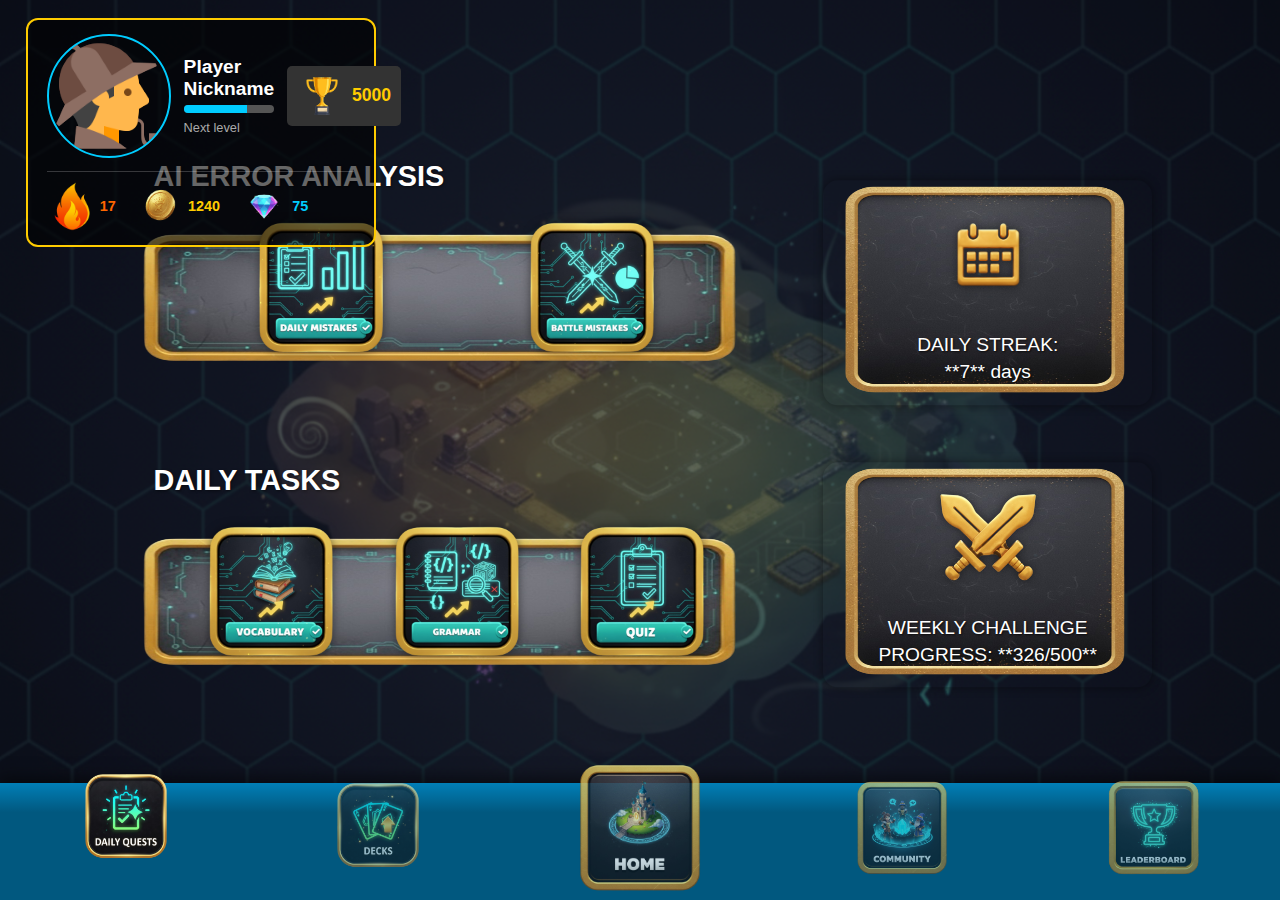
<file: dailyquestpage.html>
<!DOCTYPE html>
<html lang="ru">
<head>
    <meta charset="UTF-8">
    <meta name="viewport" content="width=device-width, initial-scale=1.0">
    <title>Daily Quests - Моя Игра</title>
    <link rel="stylesheet" href="dailyquestpage.css">
</head>
<body>

    <div class="main-container">
        
        <div class="quest-background"></div>
        
        <div class="profile-panel">
            <div class="profile-info">
                <img src="avatar.png" alt="Аватар игрока" class="profile-avatar">
                <div class="profile-details">
                    <span class="nickname">Player Nickname</span>
                    <div class="level-progress-bar">
                        <div class="progress-fill" style="width: 70%;"></div>
                    </div>
                    <span class="level-text">Next level</span>
                </div>
                <div class="trophies-display">
                    <img src="trophy.png" alt="Кубки">
                    <span>5000</span>
                </div>
            </div>
            <div class="currency-bar">
                <div class="currency-item">
                    <img src="fire.png" alt="Стрик">
                    <span>17</span> 
                </div>
                <div class="currency-item">
                    <img src="coin.png" alt="Монеты">
                    <span class="currency-value">1240</span> 
                </div>
                <div class="currency-item">
                    <img src="diamond.png" alt="Алмазы">
                    <span class="currency-value">75</span> 
                </div>
            </div>
        </div>

        <div class="main-content-area">
            
            <div class="section-container section-analysis">
                <h2 class="section-title">AI ERROR ANALYSIS</h2>
                <div class="task-long-cube">
                    <a href="#" class="task-item" data-task-type="Daily Mistakes">
                        <img src="dailymistakes.png" alt="Daily Mistakes" class="task-icon">
                    </a>
                    <a href="#" class="task-item" data-task-type="Battle Mistakes">
                        <img src="battlemistakes.png" alt="Battle Mistakes" class="task-icon">
                    </a>
                </div>
            </div>
            
            <div class="section-container section-tasks">
                <h2 class="section-title">DAILY TASKS</h2>
                <div class="task-long-cube">
                    <a href="#" class="task-item" data-task-type="Vocabulary">
                        <img src="vocabulary.png" alt="Vocabulary" class="task-icon">
                    </a>
                    <a href="#" class="task-item" data-task-type="Grammar">
                        <img src="grammar.png" alt="Grammar" class="task-icon">
                    </a>
                    <a href="#" class="task-item" data-task-type="Quiz">
                        <img src="quiz.png" alt="Quiz" class="task-icon">
                    </a>
                </div>
            </div>
            
            <div class="stats-sidebar">
                <div class="stats-small-cube streak-box">
                    <img src="calendar.png" alt="Daily Streak" class="stats-icon">
                    <span class="stats-text">DAILY STREAK:<br> **7** days</span>
                </div>
                
                <div class="stats-small-cube challenge-box">
                    <img src="sword.png" alt="Weekly Challenge" class="stats-icon challenge-icon">
                    <span class="stats-text">WEEKLY CHALLENGE<br>PROGRESS: **326/500**</span>
                </div>
            </div>

        </div>
        <div id="coinAnimation" class="coin-animation hidden">
            <img src="coin.png" alt="Монета" class="coin-icon">
            <span>+5</span>
        </div>

    </div>

    <footer class="navigation-bar">
        
        <div class="nav-background"></div>
        
        <div class="buttons-container">
            <div class="nav-button active-quest-button">
                <img src="dailyquestbutton.png" alt="Ежедневные задания">
                <span class="nav-button-text">DAILY QUESTS</span>
            </div>
            
            <a href="deckspage.html" class="nav-button">
                <img src="decksbutton.png" alt="Колоды">
                <span class="nav-button-text">DECKS</span>
            </a>
            
            <a href="mainpage.html" class="nav-button home-button">
                <img src="homebutton.png" alt="Главная">
                <span class="nav-button-text">HOME</span>
            </a>
            
            <a href="communitypage.html" class="nav-button">
                <img src="communitybutton.png" alt="Сообщество">
                <span class="nav-button-text">COMMUNITY</span>
            </a>
            
            <a href="leaderboardpage.html" class="nav-button">
                <img src="leaderboardbutton.png" alt="Таблица лидеров">
                <span class="nav-button-text">LEADERBOARD</span>
            </a>
        </div>
    </footer>
    
    <div id="aiTaskModal" class="modal-overlay">
        <div class="modal-content-new"> 
            
            <div class="ai-task-header">
                <h2 id="aiTaskModalTitle">🧠 AI Error Analysis</h2>
                <button class="close-modal-btn" id="closeAiTaskModal">&times;</button>
            </div>
            
            <div class="ai-task-body">
                <p class="ai-level-info">Текущий уровень: A1</p>
                <div id="aiTaskLoader" class="loader-spinner">Загрузка заданий от AI...</div>

                <div id="task-box" class="task-box hidden"> 
                    
                    <div id="ai-task-question-area" class="ai-task-question-area">
                        </div>
                    
                    <div id="ai-task-options-area" class="ai-task-options-area">
                        </div>
                </div>
            </div>
            
            <div class="task-navigation-footer">
                <button id="skipVocabBtn" class="primary-btn skip-vocab-btn hidden">Знаю это слово →</button> 
                <button id="prevTaskBtn" class="nav-btn hidden">← Назад</button>
                <button id="submitAnswerBtn" class="primary-btn hidden">Проверить</button>
                <button id="nextTaskBtn" class="nav-btn hidden">Далее →</button>
                
                <button id="forceEndTestBtn" class="nav-btn finish-btn">Закончить</button>
            </div>
        </div>
    </div>

    <script src="dailyquestpage.js"></script> 
</body>
</html>
</file>
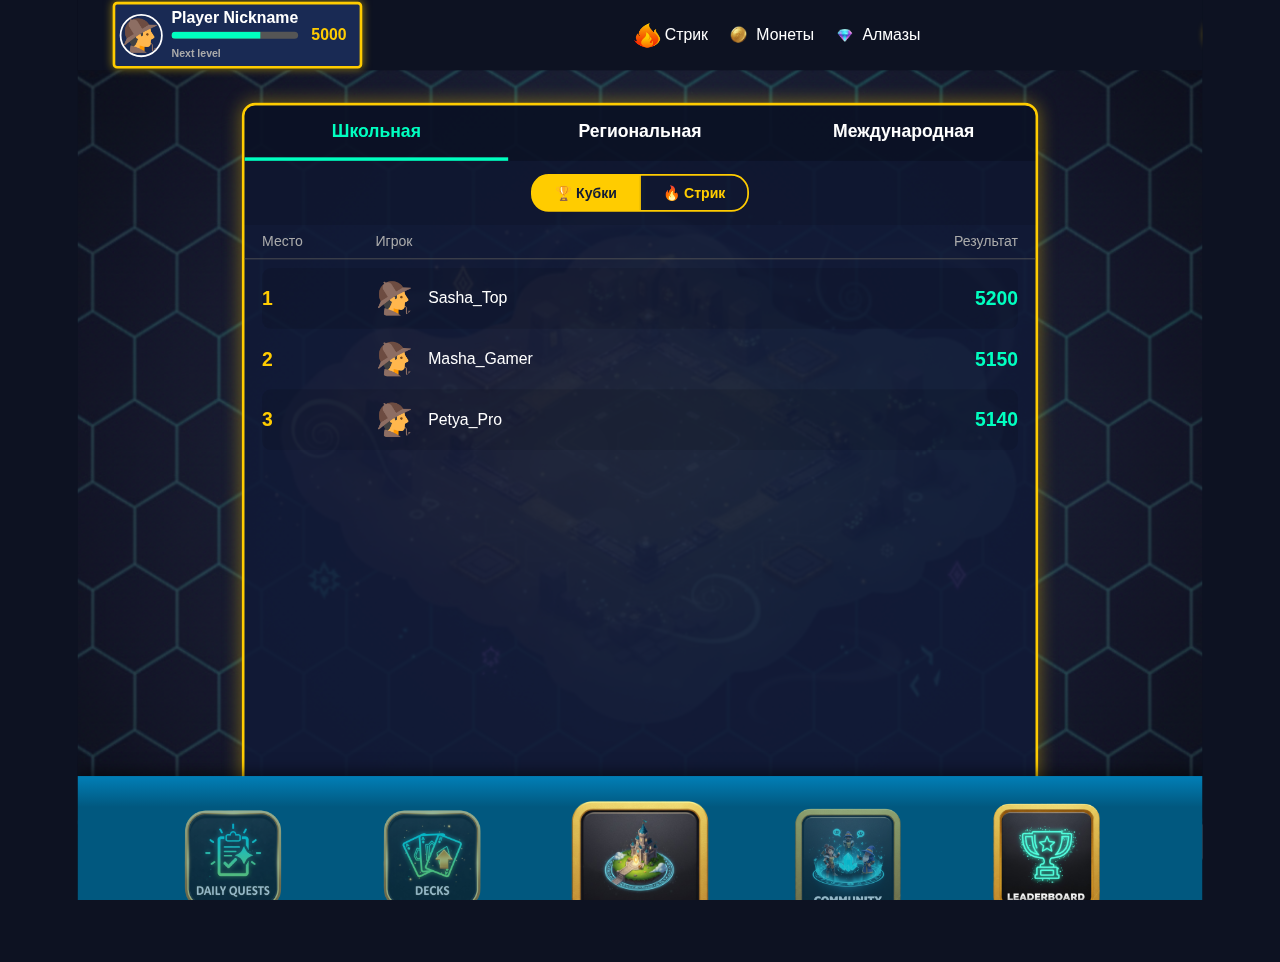
<file: leaderboardpage.html>
<!DOCTYPE html>
<html lang="ru">
<head>
    <meta charset="UTF-8">
    <meta name="viewport" content="width=device-width, initial-scale=1.0">
    <title>Leaderboard Page</title>
    <link rel="stylesheet" href="leaderboardpage.css">
</head>
<body>

    <div class="page-wrapper">
        <div class="main-container">
            
            <header class="top-header">
                <div class="profile-panel">
                    <div class="profile-info">
                        <img src="avatar.png" alt="Аватар" class="profile-avatar">
                        <div class="profile-details">
                            <span class="nickname">Player Nickname</span>
                            <div class="level-progress-bar"><div class="progress-fill" style="width: 70%;"></div></div>
                            <span class="level-text">Next level</span>
                        </div>
                        <div class="trophies-display">
                            <span class="trophy-value">5000</span>
                        </div>
                    </div>
                </div>
                <div class="currency-bar">
                    <div class="currency-item"><img src="fire.png" alt="Стрик"><span>Стрик</span></div>
                    <div class="currency-item"><img src="coin.png" alt="Монеты"><span>Монеты</span></div>
                    <div class="currency-item"><img src="diamond.png" alt="Алмазы"><span>Алмазы</span></div>
                </div>
                <button class="settings-button"><img src="settings.png" alt="Настройки"></button>
            </header>

            <main class="content-area">
                
                <div class="leaderboard-container">
                    
                    <div class="leaderboard-tabs">
                        <button class="tab-button active" data-tab="school">Школьная</button>
                        <button class="tab-button" data-tab="regional">Региональная</button>
                        <button class="tab-button" data-tab="international">Международная</button>
                    </div>

                    <div class="leaderboard-toggle">
                        <button class="toggle-button active" data-type="trophies">🏆 Кубки</button>
                        <button class="toggle-button" data-type="streak">🔥 Стрик</button>
                    </div>

                    <div class="leaderboard-list-header">
                        <span>Место</span>
                        <span>Игрок</span>
                        <span>Результат</span>
                    </div>
                    <div class="leaderboard-list-body" id="leaderboard-list-container">
                        </div>

                    <div class="leaderboard-current-player" id="current-player-display">
                        </div>

                </div>

            </main>
            
            <nav class="navigation-bar">
                <div class="nav-background"></div>
                <div class="buttons-container">
                    
                    <a href="dailyquestpage.html" class="nav-button">
                        <img src="dailyquestbutton.png" alt="Quests">
                        <span class="nav-button-text">DAILY QUESTS</span>
                    </a>
                    
                    <a href="deckspage.html" class="nav-button">
                        <img src="decksbutton.png" alt="Decks">
                        <span class="nav-button-text">DECKS</span>
                    </a>
                    
                    <a href="mainpage.html" class="nav-button home-button">
                        <img src="homebutton.png" alt="Home">
                        <span class="nav-button-text">HOME</span>
                    </a>
                    
                    <a href="communitypage.html" class="nav-button">
                        <img src="communitybutton.png" alt="Community">
                        <span class="nav-button-text">COMMUNITY</span>
                    </a>
                    
                    <a href="#" class="nav-button active">
                        <img src="leaderboardbutton.png" alt="Leaderboard">
                        <span class="nav-button-text">LEADERBOARD</span>
                    </a>
                </div>
            </nav>

        </div>
    </div>
    
    <script src="leaderboardpage.js"></script>
</body>
</html>
</file>
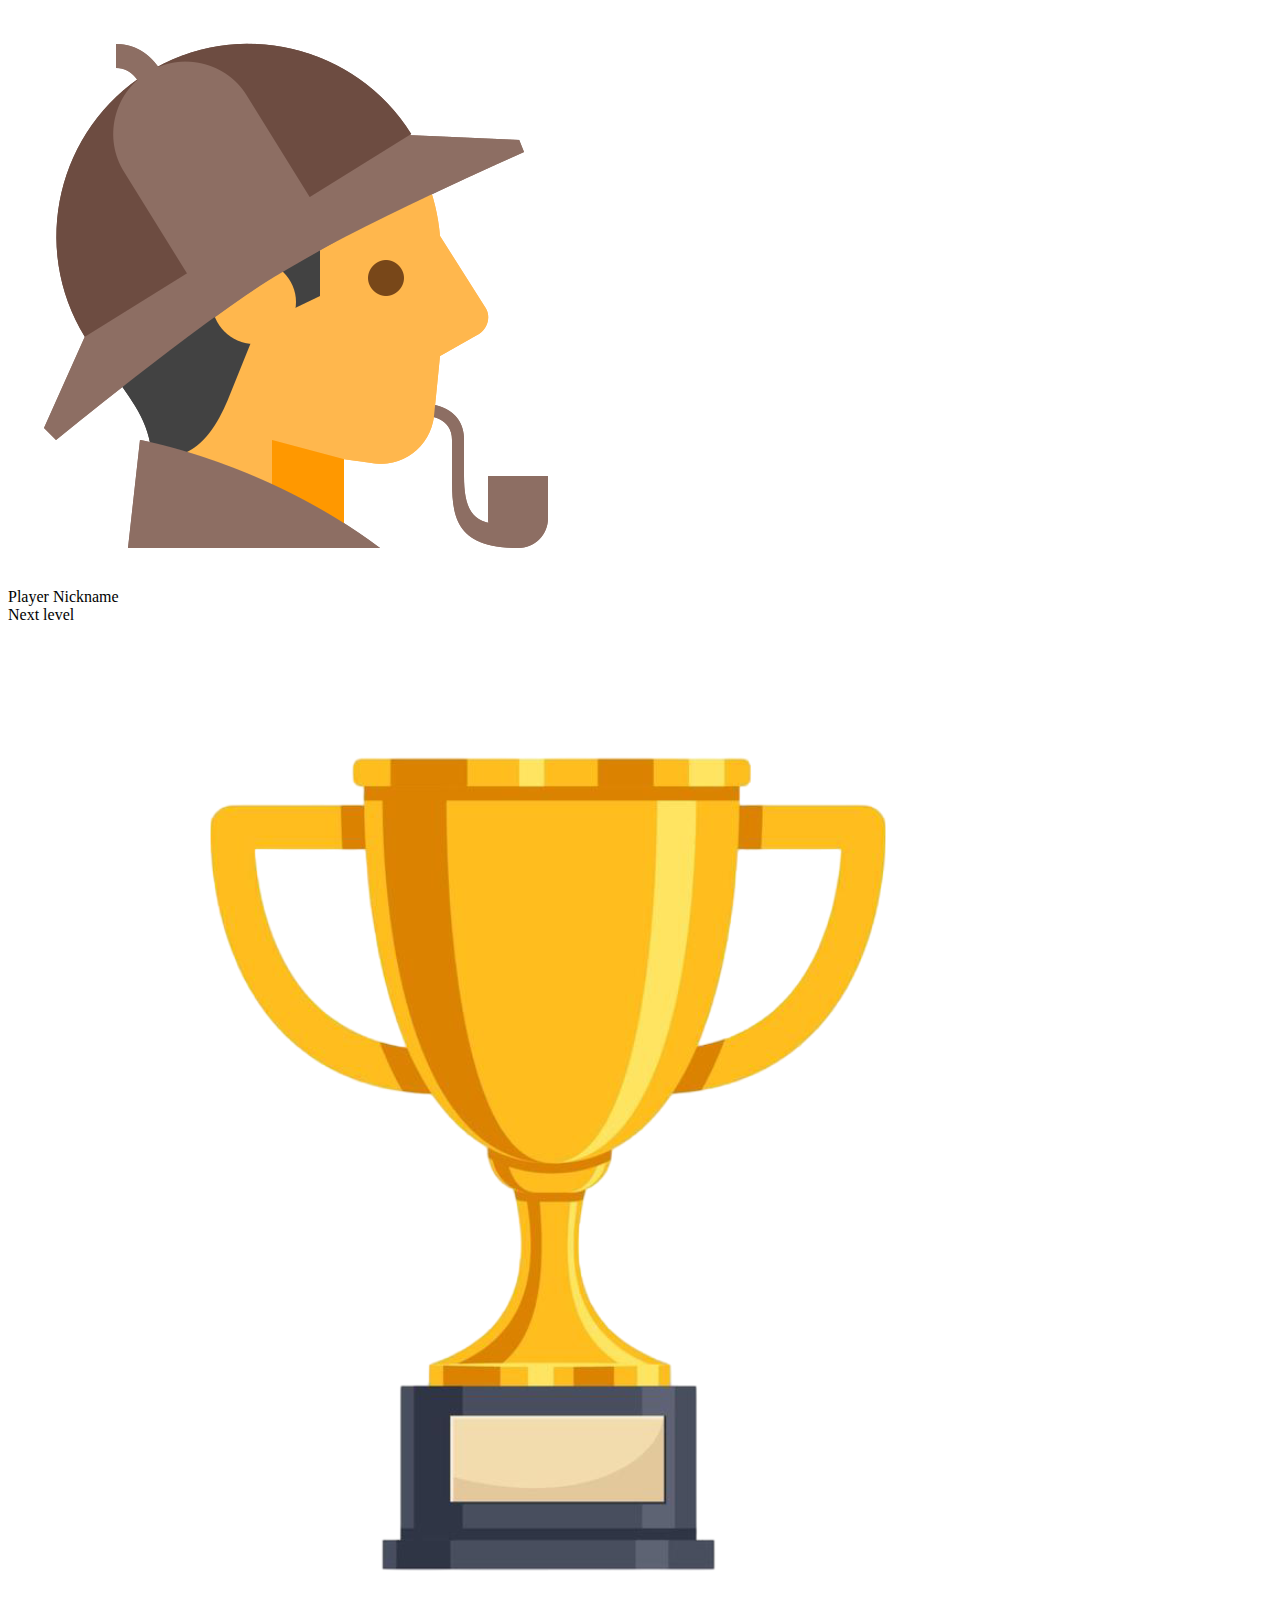
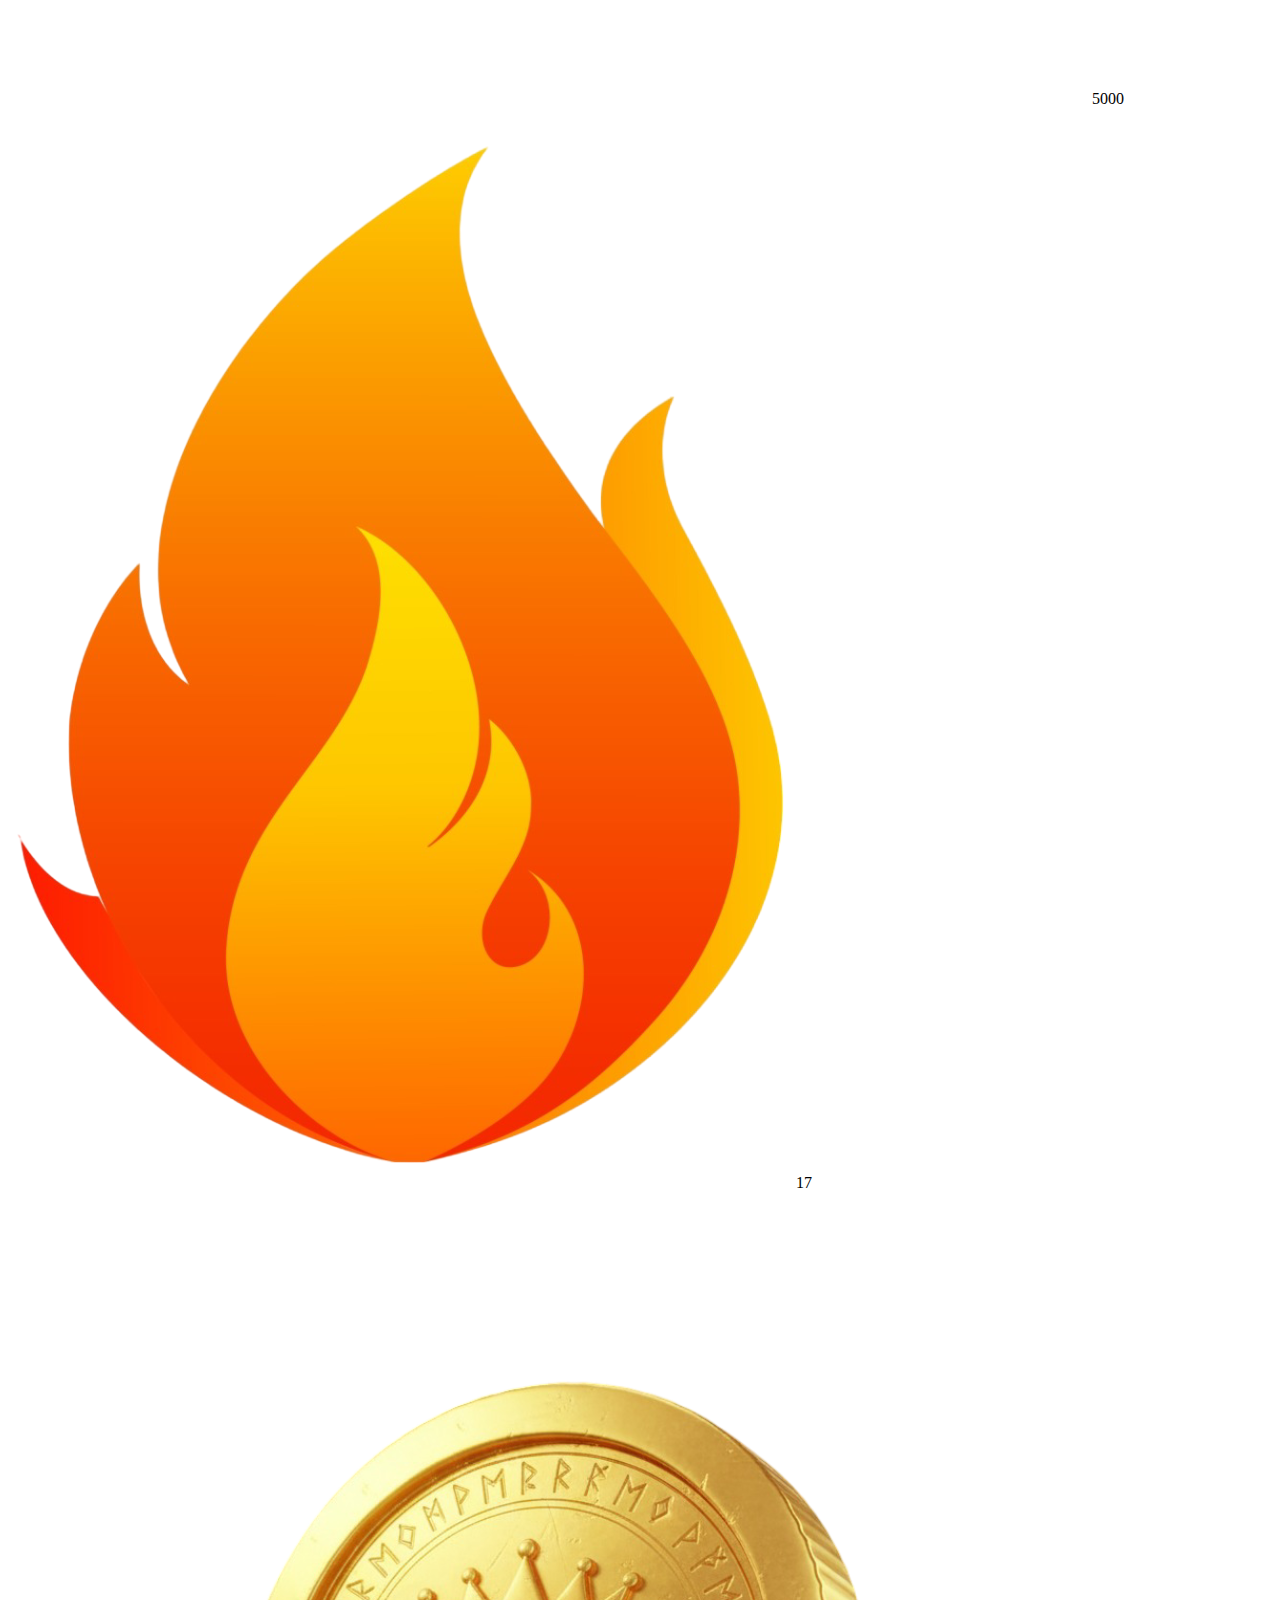
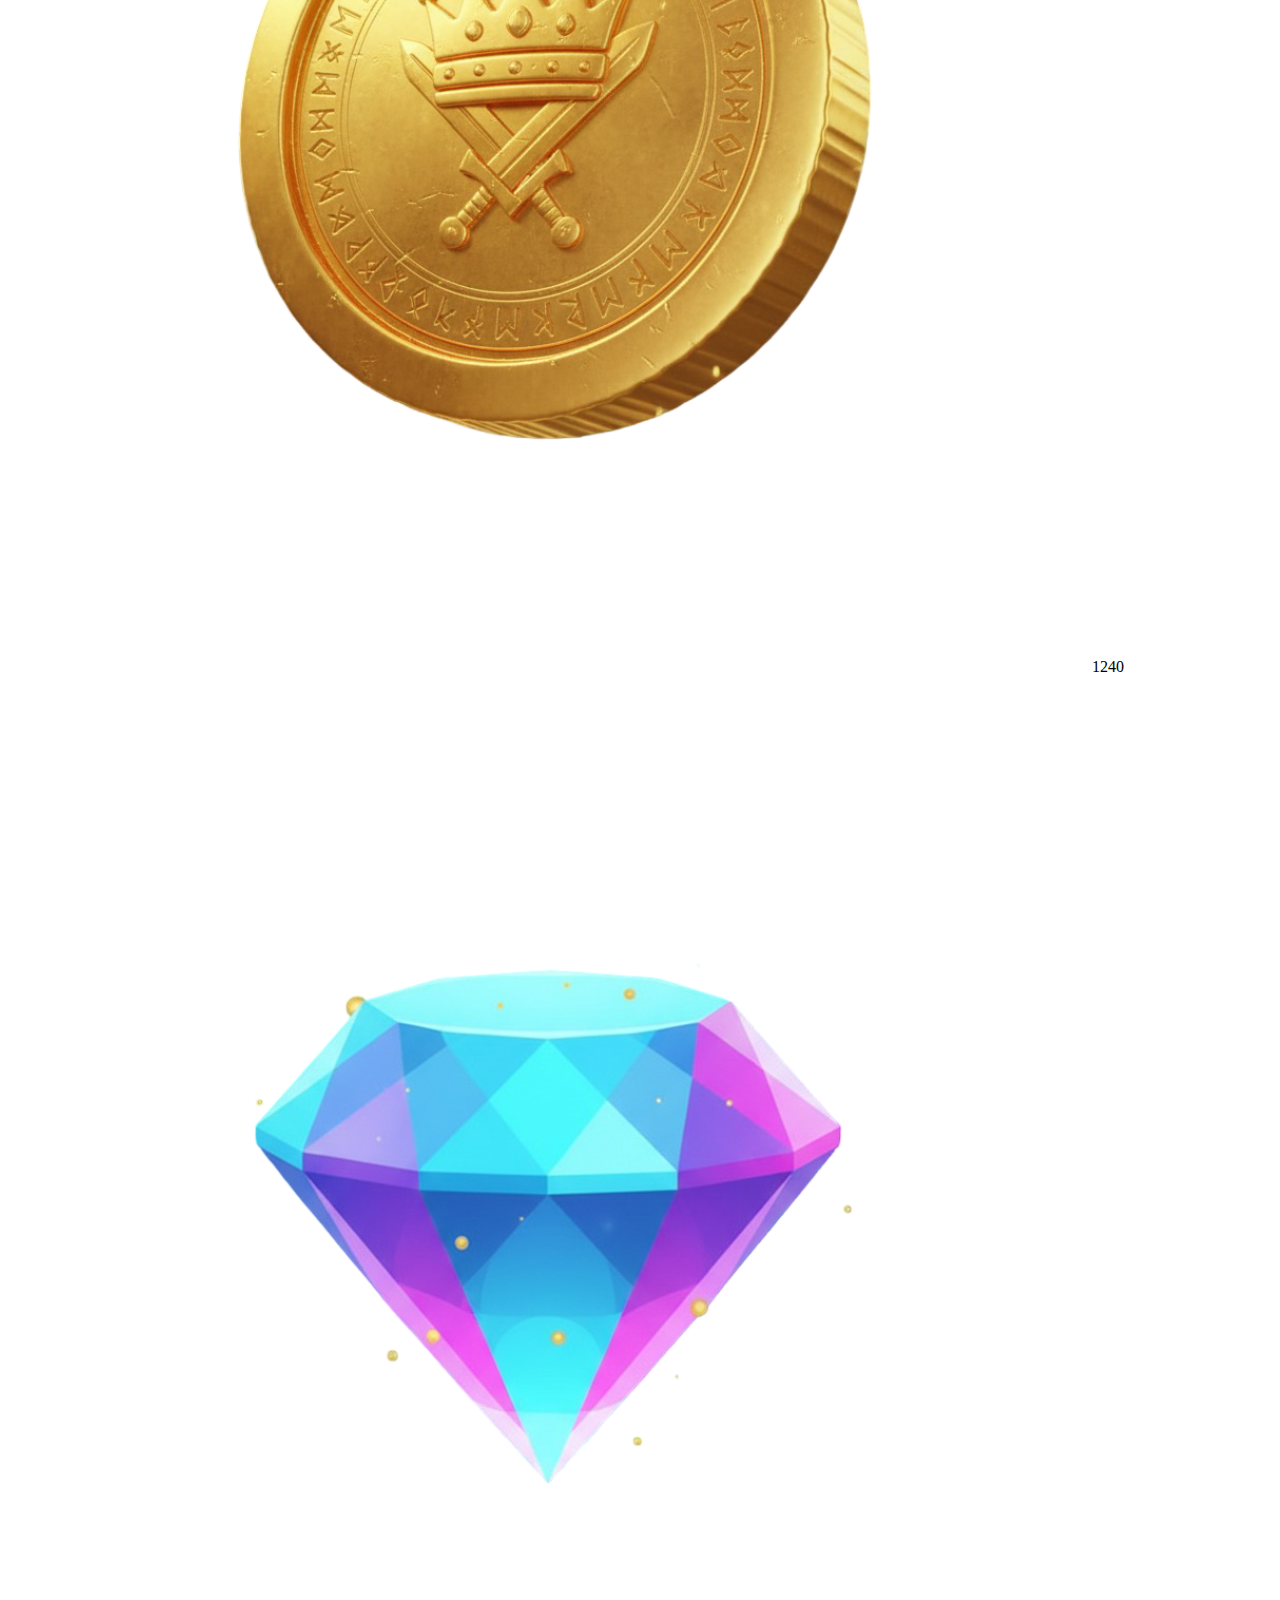
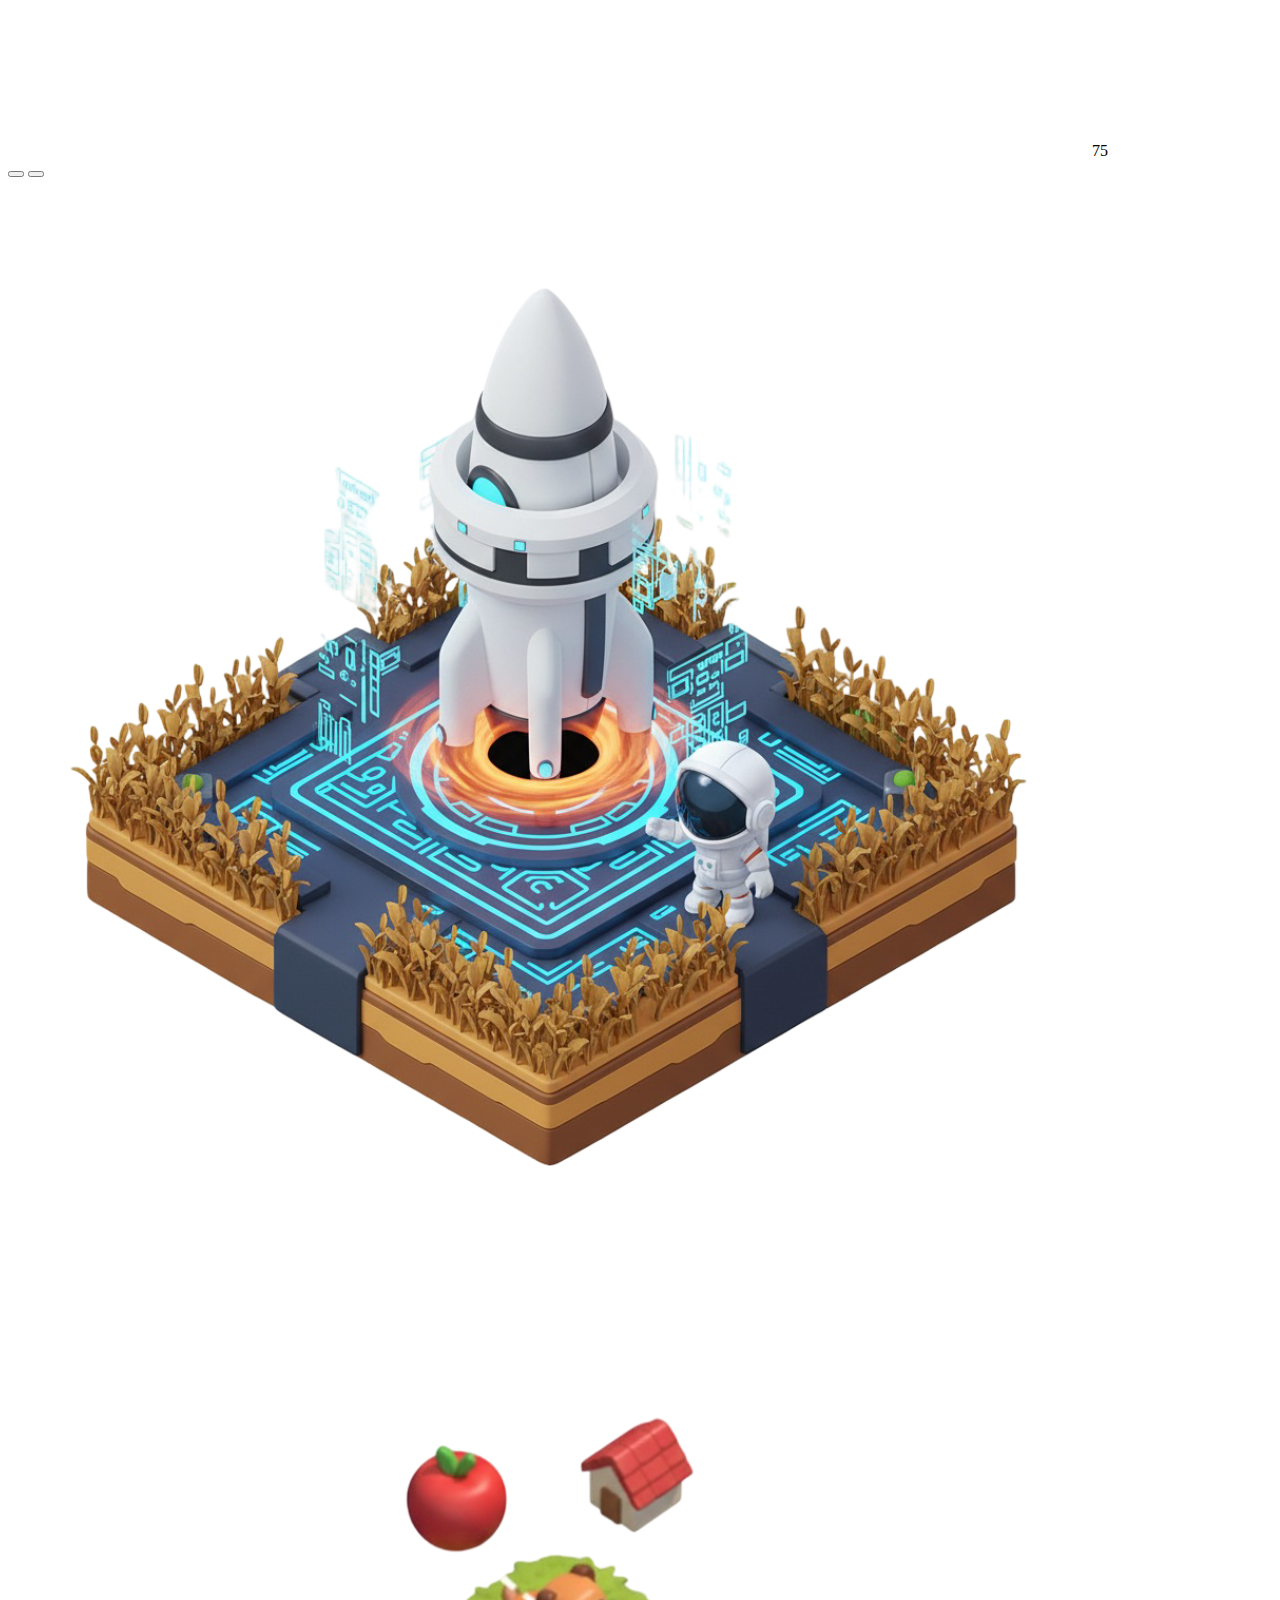
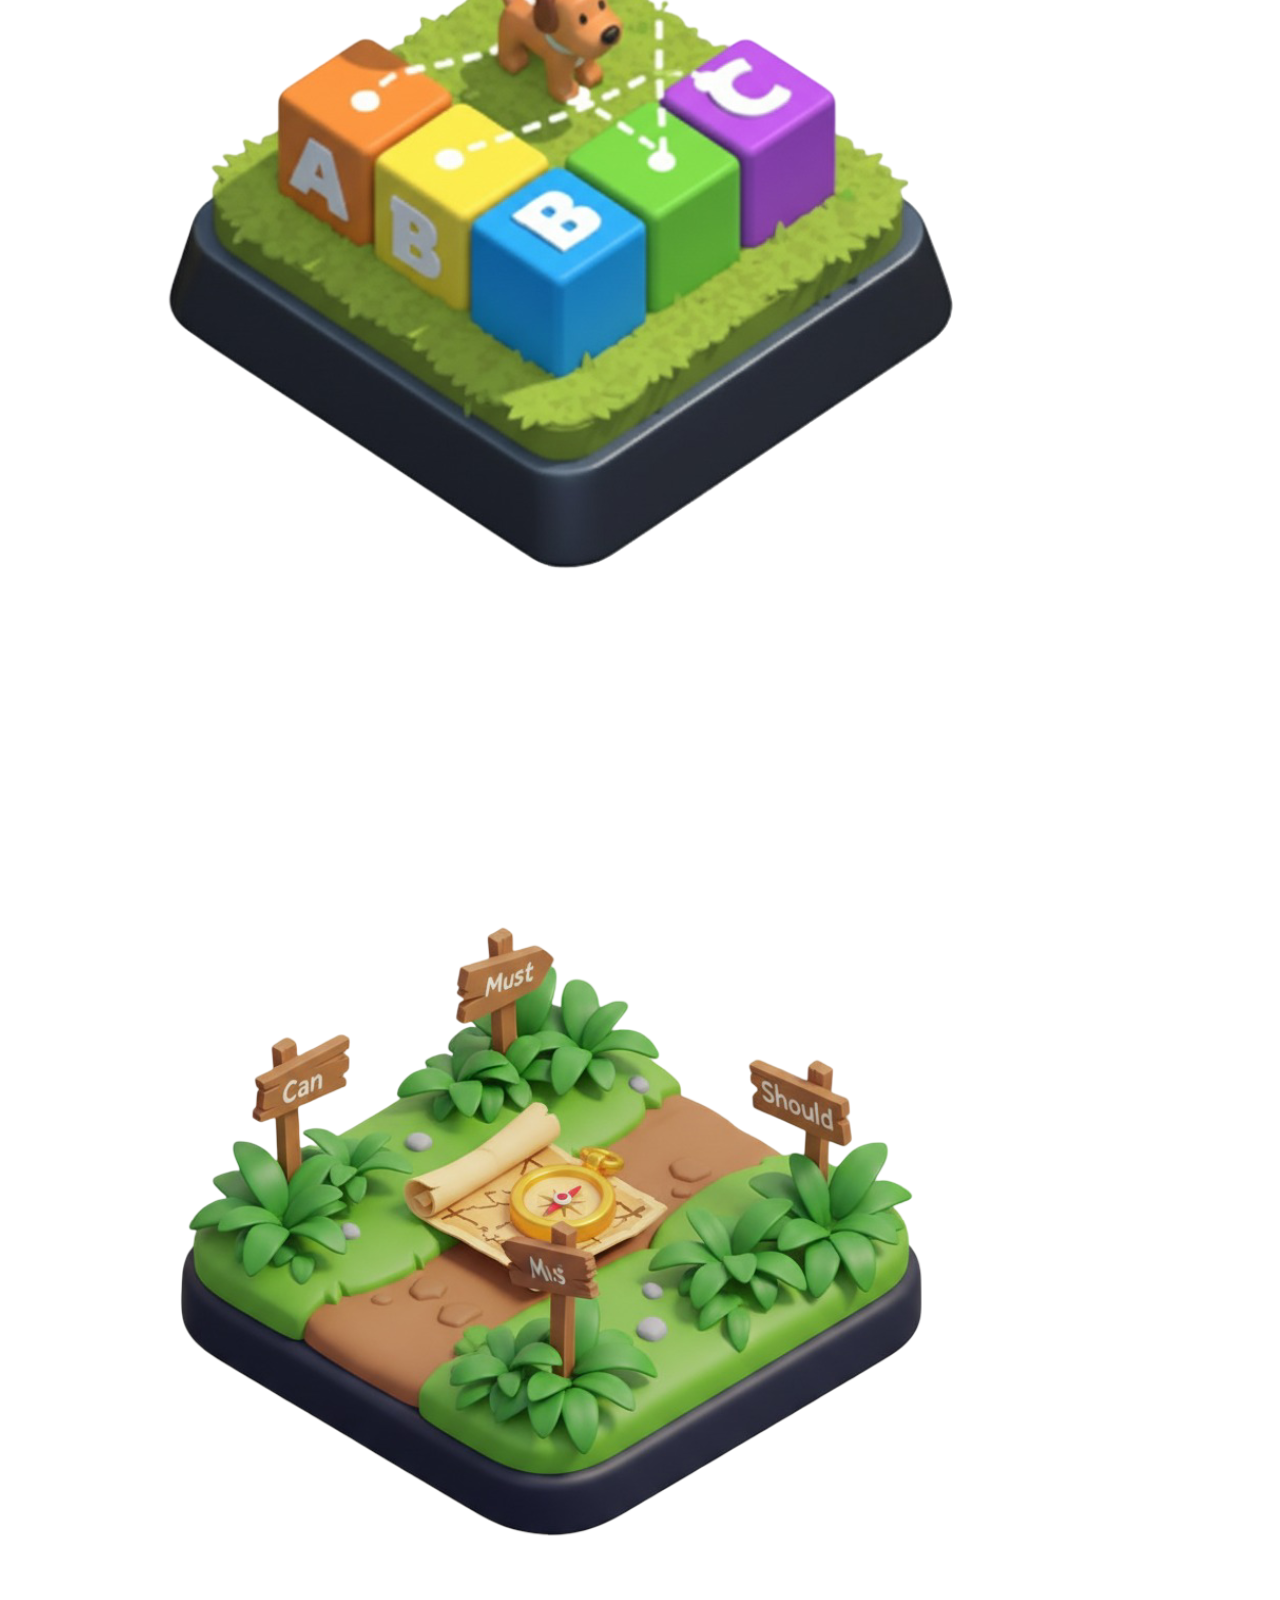
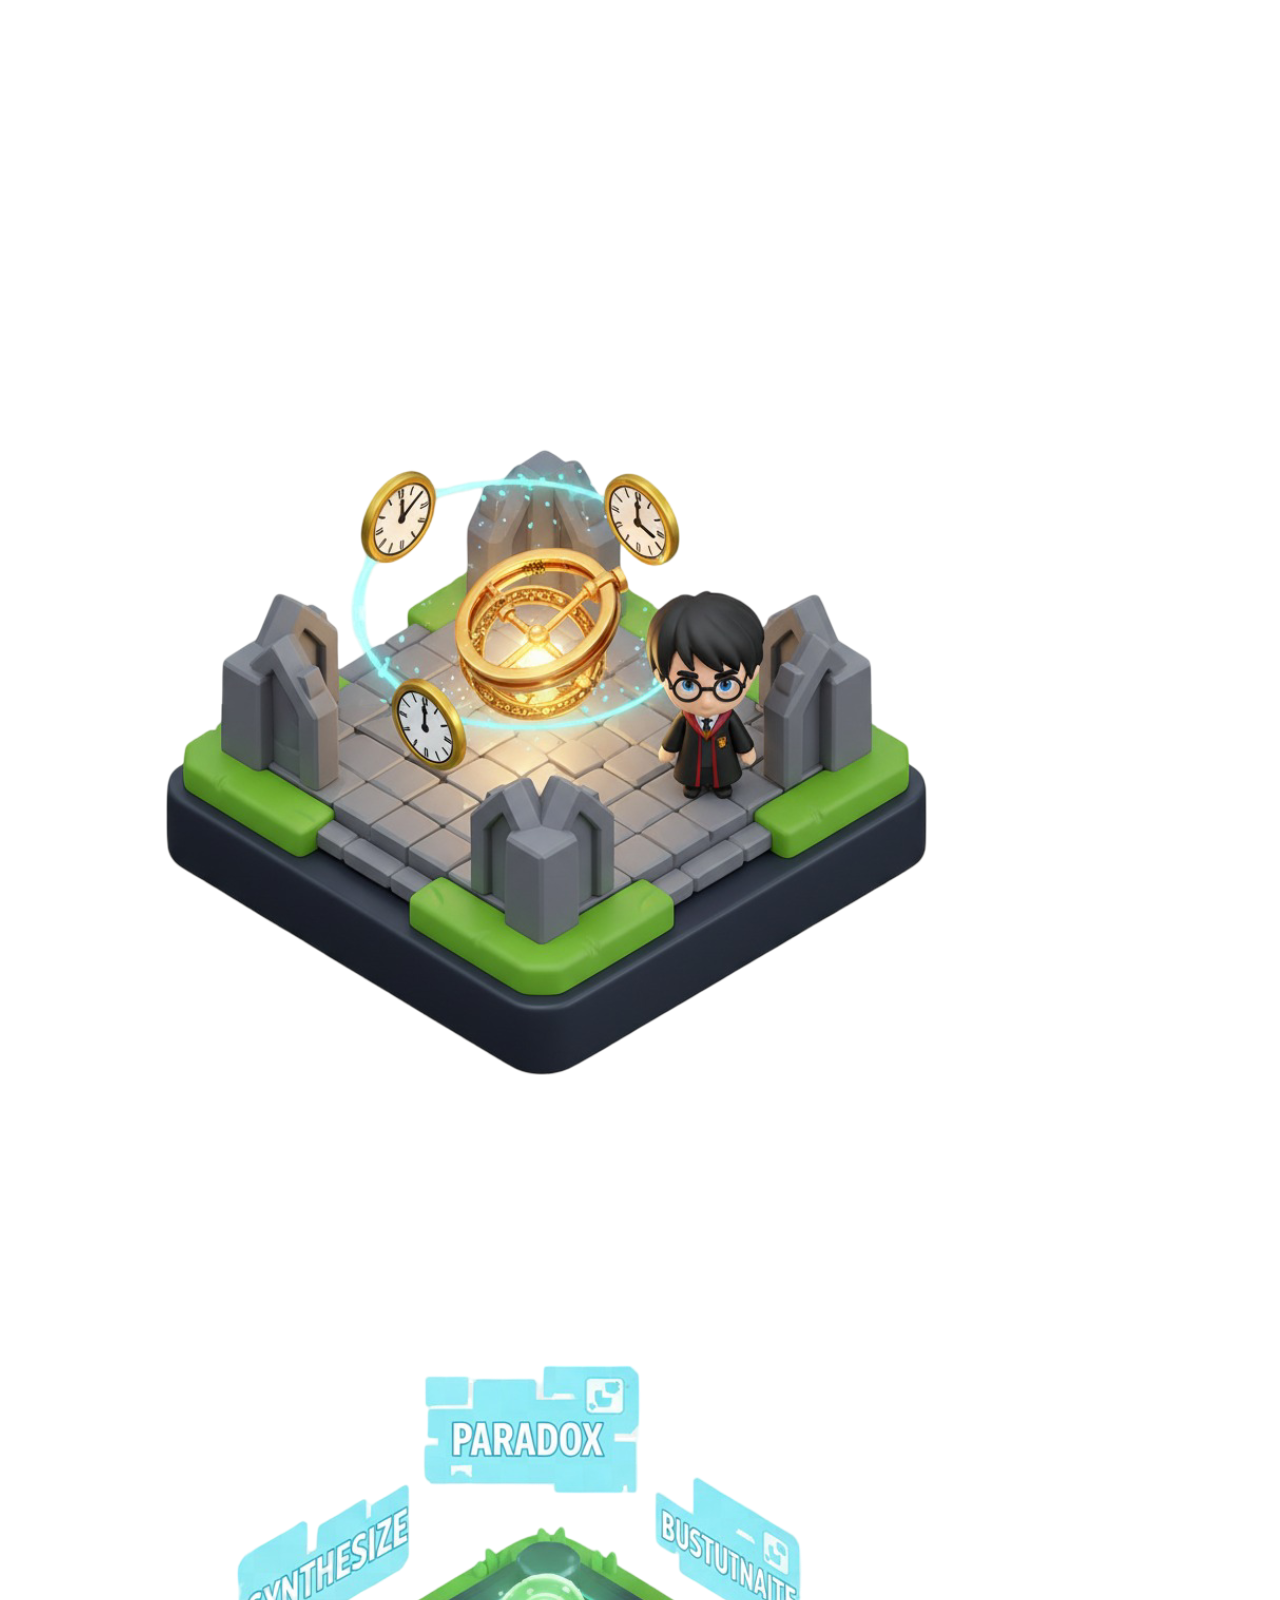
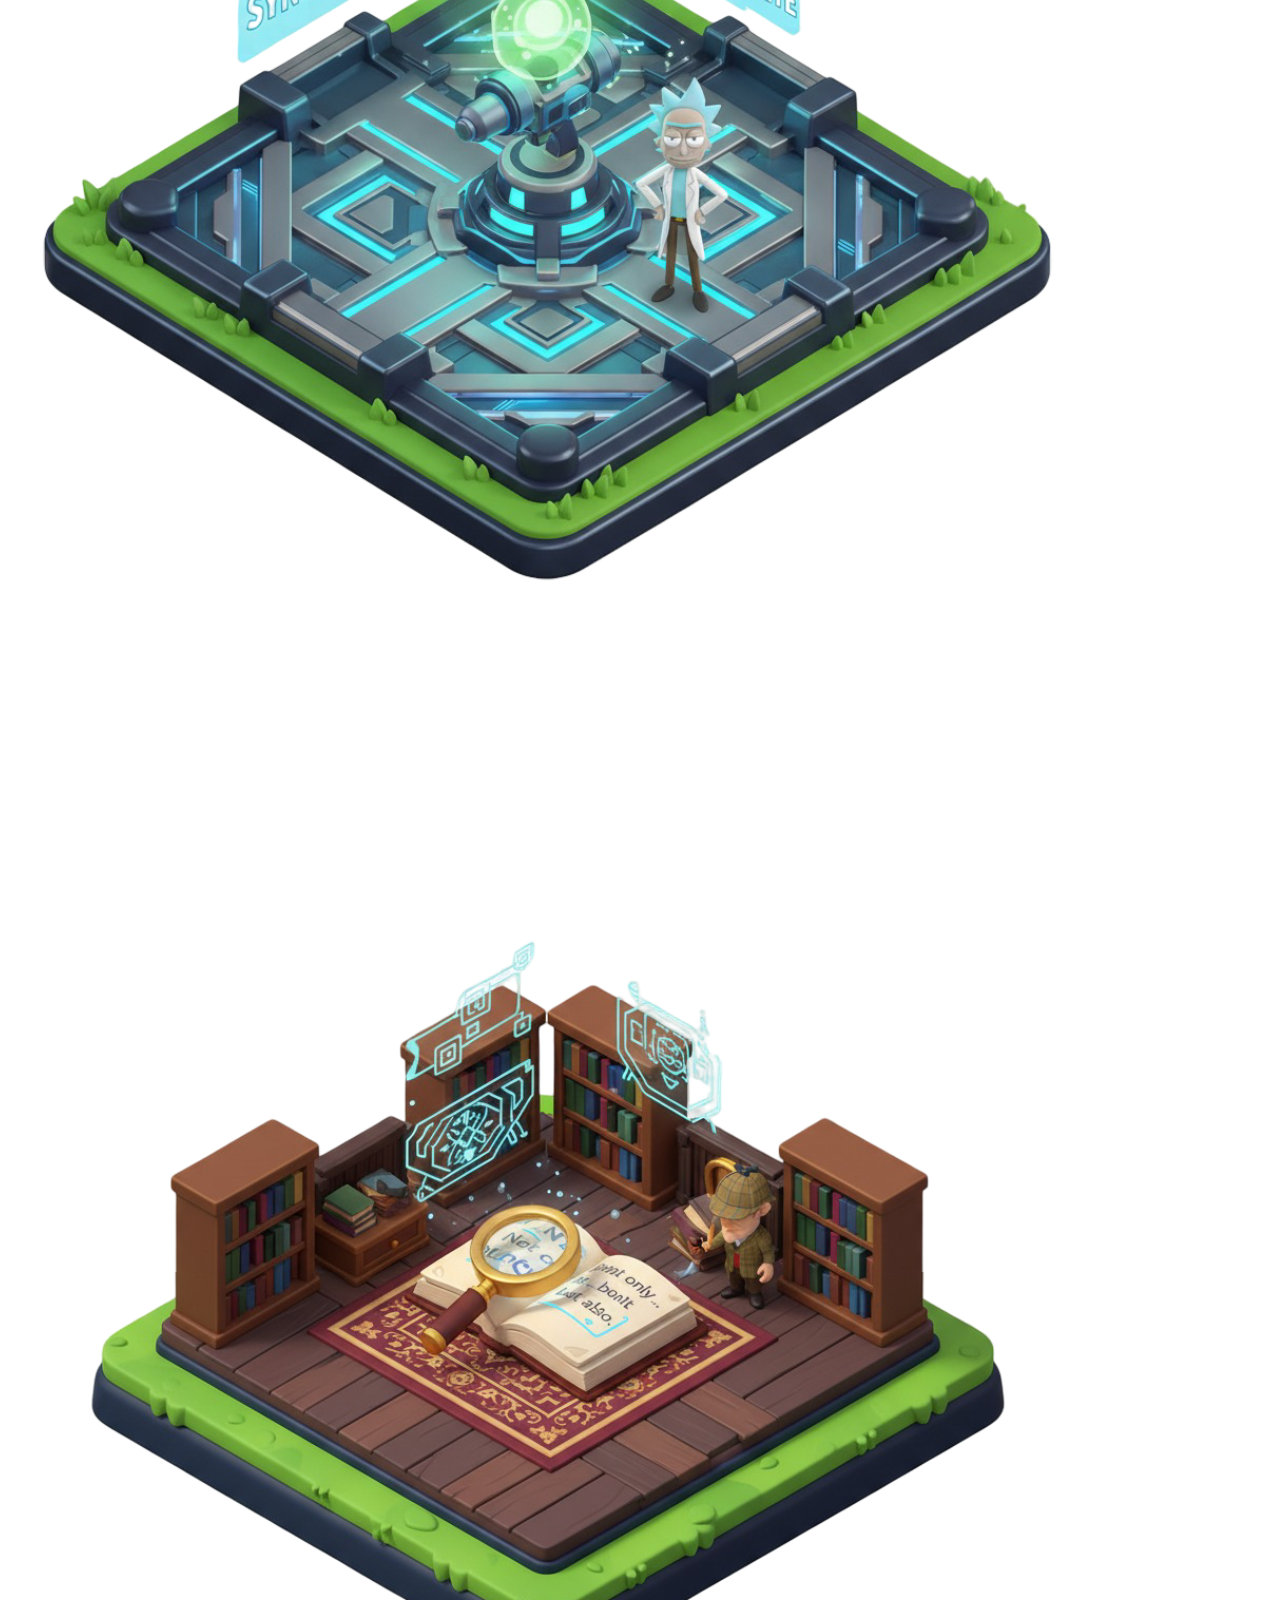
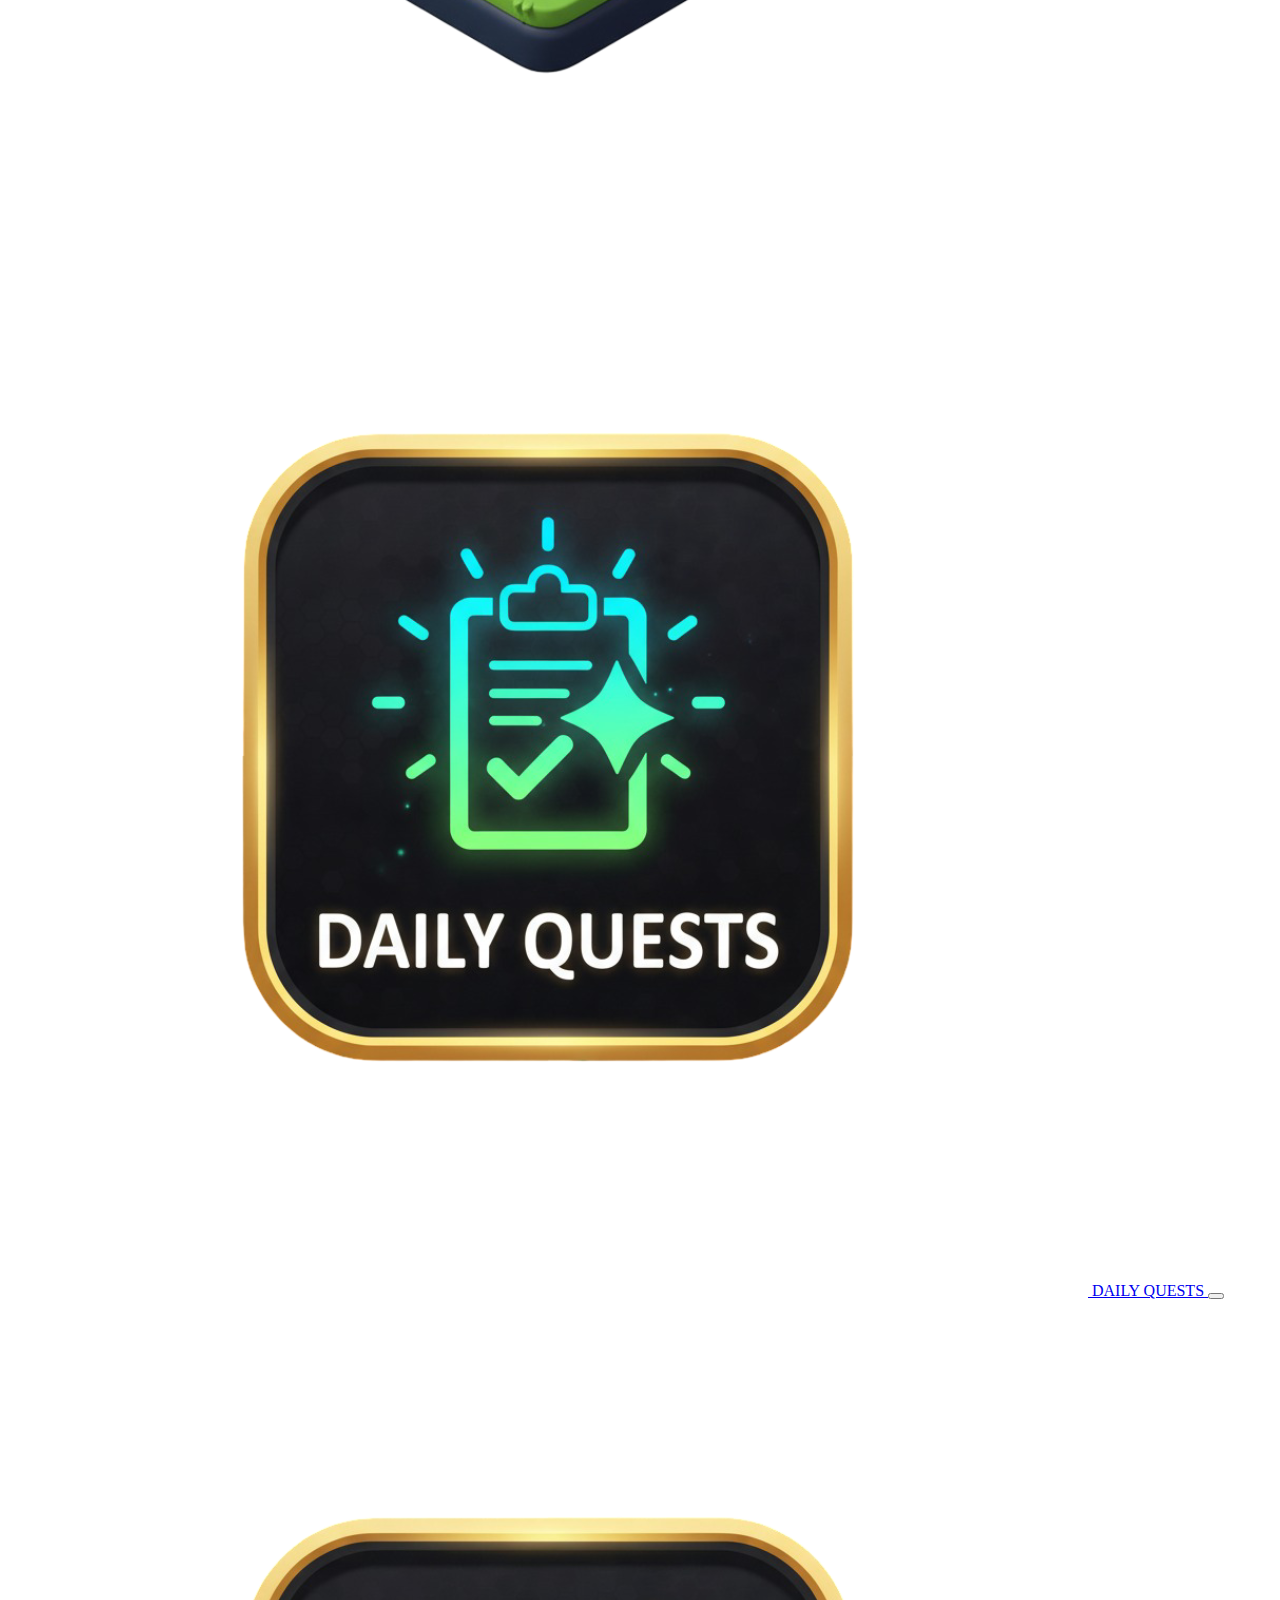
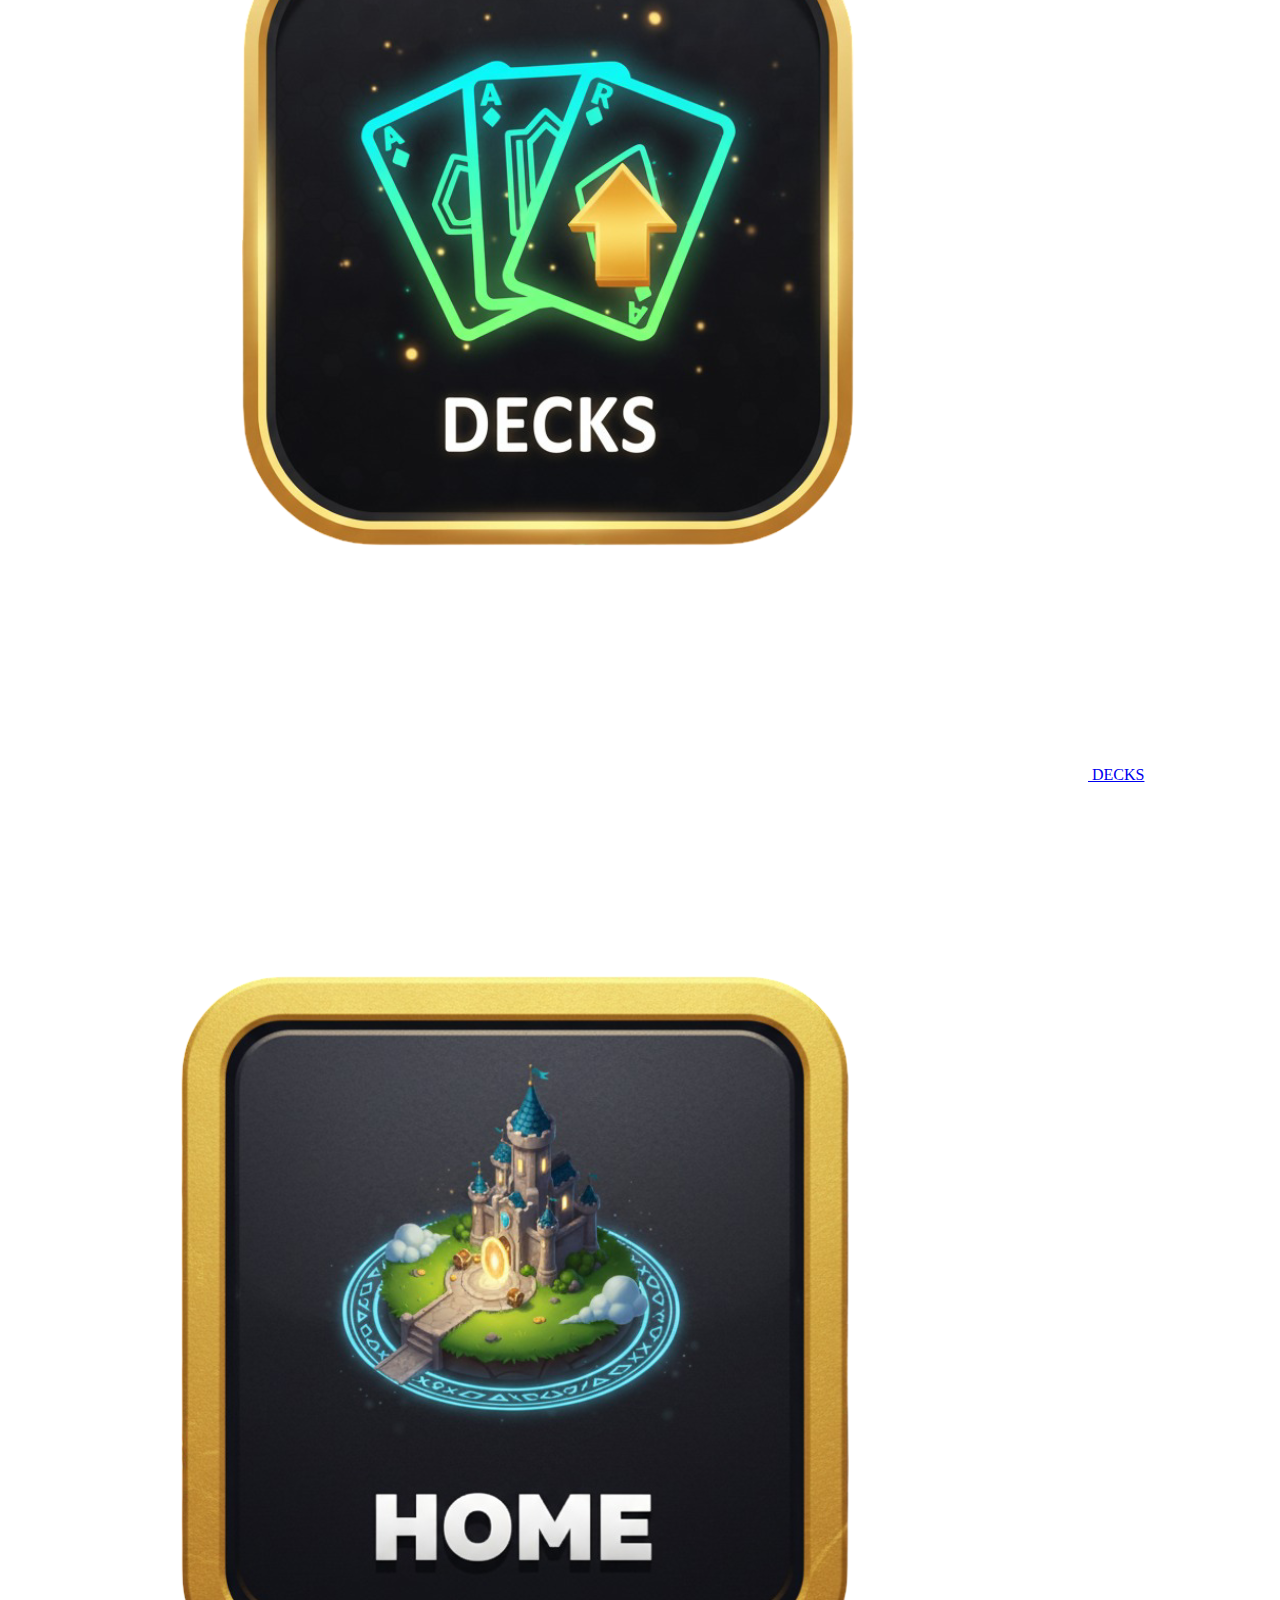
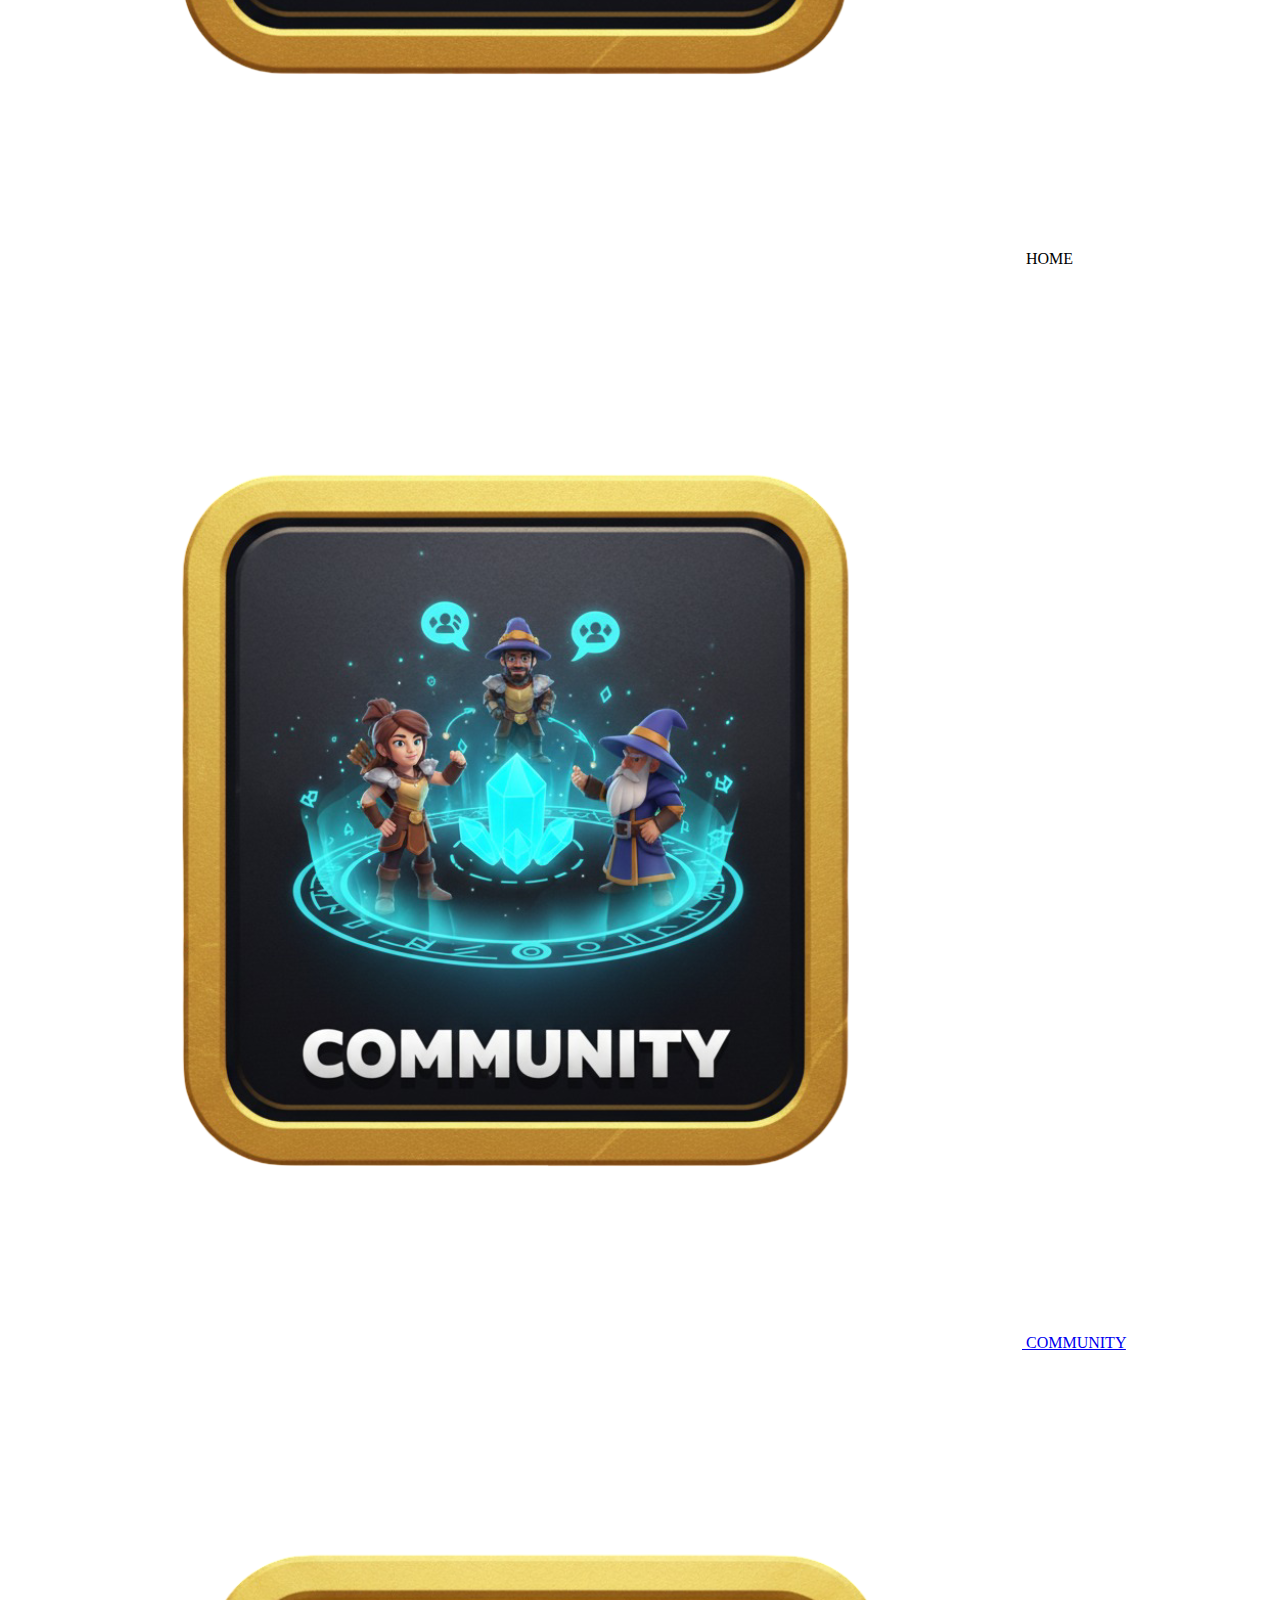
<file: mainpage.html>
<!DOCTYPE html>
<html lang="ru">
<head>
    <meta charset="UTF-8">
    <meta name="viewport" content="width=device-width, initial-scale=1.0">
    <title>Main Page - Моя Игра</title>
    <link rel="stylesheet" href="mainpage.css">
</head>
<body>

    <div class="main-container">
        
        <div class="arena-background"></div>
        
        <div class="profile-panel">
            <div class="profile-info">
                <img src="avatar.png" alt="Аватар игрока" class="profile-avatar">
                <div class="profile-details">
                    <span class="nickname">Player Nickname</span>
                    <div class="level-progress-bar">
                        <div class="progress-fill" style="width: 70%;"></div>
                    </div>
                    <span class="level-text">Next level</span>
                </div>
                <div class="trophies-display">
                    <img src="trophy.png" alt="Кубки">
                    <span>5000</span>
                </div>
            </div>
            <div class="currency-bar">
                <div class="currency-item">
                    <img src="fire.png" alt="Стрик">
                    <span>17</span> 
                </div>
                <div class="currency-item">
                    <img src="coin.png" alt="Монеты">
                    <span class="currency-value">1240</span> 
                </div>
                <div class="currency-item">
                    <img src="diamond.png" alt="Алмазы">
                    <span class="currency-value">75</span> 
                </div>
            </div>
        </div>

        <button class="settings-button open-settings-modal">
            </button>
        
        <a href="communitypage.html" class="chat-button">
            </a>
        
        <a href="#" class="battle-button-link">
            <button class="battle-button">
                </button>
        </a>

        <div class="arena-elements">
            <a href="#" class="arena-spot arena-spot-6" data-arena-id="6">
                <img src="Arena6.png" alt="Арена 6">
            </a>
            
            <a href="#" class="arena-spot arena-spot-1" data-arena-id="1">
                <img src="Arena1.png" alt="Арена 1">
            </a>
            <a href="#" class="arena-spot arena-spot-2" data-arena-id="2">
                <img src="Arena2.png" alt="Арена 2">
            </a>
            <a href="#" class="arena-spot arena-spot-3" data-arena-id="3">
                <img src="Arena3.png" alt="Арена 3">
            </a>
            <a href="#" class="arena-spot arena-spot-4" data-arena-id="4">
                <img src="Arena4.png" alt="Арена 4">
            </a>
            <a href="#" class="arena-spot arena-spot-5" data-arena-id="5">
                <img src="Arena5.png" alt="Арена 5">
            </a>
        </div>
        
    </div>

    <footer class="navigation-bar">
        
        <div class="nav-background"></div>
        
        <div class="buttons-container">
            <a href="dailyquestpage.html" class="nav-button">
                <img src="dailyquestbutton.png" alt="Ежедневные задания">
                <span class="nav-button-text">DAILY QUESTS</span>
            </a>
            <a href="battle.html" class="battle-button-link">
            <button class="battle-button">
                </button>
        </a>
            <a href="deckspage.html" class="nav-button">
                <img src="decksbutton.png" alt="Колоды">
                <span class="nav-button-text">DECKS</span>
            </a>
            <div class="nav-button home-button active-home-button">
                <img src="homebutton.png" alt="Главная">
                <span class="nav-button-text">HOME</span>
            </div>
            <a href="communitypage.html" class="nav-button">
                <img src="communitybutton.png" alt="Сообщество">
                <span class="nav-button-text">COMMUNITY</span>
            </a>
            <a href="leaderboardpage.html" class="nav-button">
                <img src="leaderboardbutton.png" alt="Таблица лидеров">
                <span class="nav-button-text">LEADERBOARD</span>
            </a>
        </div>
    </footer>

    <div id="arenaModal" class="modal-overlay">
        </div>
    
    <div id="settingsModal" class="modal-overlay">
         <div class="modal-content settings-content">
            <button class="close-modal-btn">&times;</button>
            <h2>Настройки Игры</h2>
            <div class="setting-option">Звук: Вкл/Выкл</div>
            <div class="setting-option">Язык: Русский</div>
            <div class="setting-option">Выход из аккаунта</div>
        </div>
    </div>

    <script src="mainpage.js"></script>
</body>
</html>
</file>
<file: dailyquestpage.css>
/* dailyquestpage.css - ИСПРАВЛЕННАЯ ВЕРСИЯ С УВЕЛИЧЕННЫМИ ИКОНКАМИ */

/* ---------------------------------- */
/* ОБЩИЕ СТИЛЫ СТРАНИЦЫ И КОНТЕЙНЕРОВ */
/* ---------------------------------- */
body {
    margin: 0;
    padding: 0;
    width: 100vw; 
    height: 100vh; 
    overflow: hidden; 
    position: relative; 
    background-color: #0d121c; /* Темно-синий/черный фон */
    color: #FFF; 
    font-family: 'Arial', sans-serif; /* Использован Arial для универсальности */
    font-size: 16px;
}

.main-container {
    width: 100vw;
    height: 100vh;
    margin: 0 auto;
    box-sizing: border-box;
    position: relative; 
    background-color: transparent; 
}

/* ---------------------------------- */
/* ФОН СТРАНИЦЫ ЗАДАНИЙ */
/* ---------------------------------- */
.quest-background {
    position: absolute; 
    width: 100%; 
    height: 100%; 
    top: 0;
    left: 0;
    background: url(mainpagebackground.png) center center / cover no-repeat; /* Убедись, что mainpagebackground.png существует */
    z-index: 1; 
    opacity: 0.5; /* Слегка затемняем, как на скриншоте */
    filter: brightness(0.8);
}


/* ---------------------------------- */
/* ВЕРХНИЕ ЭЛЕМЕНТЫ ИНТЕРФЕЙСА (ПРОФИЛЬ И ВАЛЮТА) */
/* ---------------------------------- */

.profile-panel {
    position: absolute;
    top: 2vh; 
    left: 2vw; 
    z-index: 50;  
    background-color: rgba(0, 0, 0, 0.6); /* Темный полупрозрачный фон */
    border: 2px solid #ffcc00; /* Желтая рамка */
    padding: 1.5vh 1.5vw; /* Увеличенный padding */
    border-radius: 12px; /* Более скругленные углы */
    display: flex;
    flex-direction: column;
    gap: 1.5vh; /* Увеличенный отступ между блоками */
    width: 28vw; /* Ширина по скриншоту */
    max-width: 350px; /* Максимальная ширина для больших экранов */
    box-sizing: border-box;
}

.profile-info { 
    display: flex; 
    align-items: center; 
    gap: 1vw; /* Отступ между элементами профиля */
}

.profile-avatar {
    width: 120px; /* УВЕЛИЧЕНО В 2 РАЗА */
    height: 120px; /* УВЕЛИЧЕНО В 2 РАЗА */
    border-radius: 50%;
    border: 2px solid #00ccff; /* Голубая рамка вокруг аватара */
    background: url(avatar.png) center center / cover no-repeat; /* Убедись, что avatar.png существует */
}
.profile-details { flex-grow: 1; }
.nickname { 
    font-weight: bold; 
    font-size: 1.2em; /* Крупнее никнейм */
    color: #fff;
}
.level-text { font-size: 0.8em; color: #aaa; }
.level-progress-bar { 
    height: 8px; /* Толщина полосы прогресса */
    background-color: #555; 
    border-radius: 4px; 
    margin: 5px 0; 
    overflow: hidden; 
}
.progress-fill { 
    height: 100%; 
    background-color: #00ccff; /* Голубой цвет прогресса */
}

.trophies-display { 
    display: flex; 
    align-items: center; 
    font-size: 1.1em; 
    font-weight: bold; 
    color: #ffcc00; /* Желтый цвет кубков */
    margin-left: auto; 
    background-color: #333; /* Фон для кубков */
    padding: 5px 10px;
    border-radius: 5px;
}
.trophies-display img { 
    width: 50px; /* УВЕЛИЧЕНО В 2 РАЗА */
    height: 50px; /* УВЕЛИЧЕНО В 2 РАЗА */
    margin-right: 5px; 
}

.currency-bar { 
    display: flex; 
    gap: 1.5vw; /* Увеличенный отступ между валютами */
    padding-top: 1vh; 
    font-size: 0.9em; 
    color: #eee; 
    border-top: 1px solid rgba(255, 255, 255, 0.2); /* Светлая линия-разделитель */
    justify-content: flex-start; 
}
.currency-item { 
    display: flex; 
    align-items: center; 
    gap: 3px; /* Отступ между иконкой и значением */
}
.currency-item img { 
    width: 50px; /* УВЕЛИЧЕНО В 2 РАЗА */
    height: 50px; /* УВЕЛИЧЕНО В 2 РАЗА */
    object-fit: contain;
}
.currency-item span { /* Общий стиль для всех значений валют */
    font-weight: bold; 
    color: #fff; 
}
/* Специфические цвета для валют, если нужно */
.currency-item:first-child span { color: #ff6600; } /* Цвет для "Стрик" (огонь) */
.currency-item:nth-child(2) span { color: #ffcc00; } /* Цвет для "Монеты" */
.currency-item:nth-child(3) span { color: #00ccff; } /* Цвет для "Алмазы" */


/* ---------------------------------- */
/* ЦЕНТРАЛЬНЫЙ КОНТЕНТ (БЛОКИ ЗАДАНИЙ) */
/* ---------------------------------- */

.main-content-area {
    position: absolute;
    top: 50%;
    left: 50%;
    z-index: 20; 
    
    width: 80vw; /* Ширина основной области */
    height: 65vh; /* Высота основной области */
    max-width: 1200px;
    
    display: grid;
    grid-template-columns: 2fr 1fr; /* Левая часть шире правой */
    grid-template-rows: auto auto; /* Две строки по содержимому */
    
    gap: 2.5vh 3vw; /* Отступы между секциями */
    
    transform: translate(-50%, -55%); /* Центрирование */
    padding-top: 2vh; /* Небольшой отступ сверху внутри области */
}

.section-container {
    grid-column: 1 / 2; /* Занимает первую колонку */
    display: flex;
    flex-direction: column;
    align-items: flex-start;
}

.section-title {
    font-size: 1.8em; /* Размер заголовков секций */
    color: #fff;
    font-weight: bold;
    margin-bottom: 1.5vh;
    padding-left: 2vw; /* Отступ от левого края, как на скриншоте */
    text-shadow: 1px 1px 3px rgba(0, 0, 0, 0.5);
}

/* БОЛЬШОЙ КУБ (longcube.png) */
.task-long-cube {
    width: 100%;
    height: 18vh; /* Фиксированная высота для куба */
    min-height: 130px;
    max-height: 180px;
    background: url(longcube.png) center center / 100% 100% no-repeat; /* longcube.png должен быть в корне */
    display: flex;
    align-items: center;
    justify-content: space-evenly; /* Равномерное распределение */
    padding: 0 3vw; /* Отступы внутри куба */
    box-sizing: border-box;
    position: relative; 
}

.task-item {
    display: flex;
    flex-direction: column;
    align-items: center;
    justify-content: center;
    cursor: pointer;
    text-decoration: none; 
    color: #fff;
    width: 25%; /* Каждый item занимает 1/3 или 1/2 ширины контейнера */
    height: 80%; 
    transition: transform 0.2s;
}
.section-analysis .task-item { width: 40%; } /* Для 2-х элементов */
.section-tasks .task-item { width: 28%; } /* Для 3-х элементов */


.task-item:hover {
    transform: scale(1.05);
}

.task-icon {
    width: 140%; /* УВЕЛИЧЕНО В 2 РАЗА (относительно контейнера, чтобы не ломать Flex) */
    height: 140%; /* УВЕЛИЧЕНО В 2 РАЗА */
    max-width: 180px; /* Максимальный размер иконки (был 90px) */
    max-height: 180px; /* Максимальный размер иконки (был 90px) */
    object-fit: contain;
    margin-bottom: 0; 
    filter: drop-shadow(0 0 5px rgba(0, 0, 0, 0.5)); /* Тень для иконок */
}

.task-name {
    font-size: 0.9em;
    font-weight: 600;
    color: #fff;
    text-align: center;
    margin-top: 5px;
    text-shadow: 1px 1px 2px rgba(0, 0, 0, 0.7);
}


/* СТАТИСТИКА СПРАВА (smallcube.png) */
.stats-sidebar {
    grid-column: 2 / 3; /* Занимает вторую колонку */
    grid-row: 1 / 3; /* Занимает обе строки */
    display: flex;
    flex-direction: column;
    justify-content: space-evenly; 
    gap: 2.5vh; /* Отступ между кубами */
    padding-top: 1vh; 
}

.stats-small-cube {
    width: 100%;
    height: 25vh; /* Высота малых кубов */
    min-height: 150px;
    max-height: 250px;
    background: url(smallcube.png) center center / 100% 100% no-repeat; /* smallcube.png должен быть в корне */
    display: flex;
    flex-direction: column;
    justify-content: center;
    align-items: center;
    text-align: center;
    padding: 2vh 1.5vw; 
    box-sizing: border-box;
    border-radius: 15px; 
    box-shadow: 0 0 10px rgba(0, 0, 0, 0.4);
}

.stats-icon {
    width: 120px; /* УВЕЛИЧЕНО В 2 РАЗА */
    height: 120px; /* УВЕЛИЧЕНО В 2 РАЗА */
    object-fit: contain;
    margin-bottom: 1.5vh;
    filter: drop-shadow(0 0 5px rgba(0, 0, 0, 0.5));
}

.challenge-icon {
    width: 140px; /* Иконка мечей чуть больше (была 70px) */
    height: 140px; /* Иконка мечей чуть больше (была 70px) */
    margin-top: -1vh; 
    margin-bottom: 1vh;
}

.stats-text {
    font-size: 1.2em; /* Размер текста статистики */
    color: #fff;
    line-height: 1.4;
    font-weight: 500;
    text-shadow: 1px 1px 2px rgba(0, 0, 0, 0.7);
}


/* ---------------------------------- */
/* НИЖНЯЯ НАВИГАЦИОННАЯ ПАНЕЛЬ */
/* ---------------------------------- */

.navigation-bar { 
    position: fixed; 
    bottom: 0; 
    left: 0; 
    width: 100%; 
    height: 13vh; /* Высота навигационной панели */
    display: flex; 
    justify-content: center; 
    align-items: flex-end; 
    z-index: 1000; 
    box-shadow: 0 -5px 15px rgba(0, 0, 0, 0.5); 
}

.nav-background { 
    position: absolute; 
    width: 100%; 
    height: 100%; 
    bottom: 0; 
    background: linear-gradient(to top, #01587F 75%, #017FB7 100%); /* Градиентный фон */
}

.buttons-container { 
    position: absolute; 
    bottom: 0; 
    width: 100%; 
    height: 100%; 
    display: flex; 
    justify-content: space-around; 
    align-items: flex-start; /* Выравнивание кнопок по верхнему краю */
    padding-top: 1vh; /* Отступ сверху для кнопок */
}

.nav-button { 
    width: 14vw; /* Ширина кнопки */
    max-width: 120px;
    height: 10vh; /* Высота кнопки */
    max-height: 100px;
    display: flex; /* Flex для центрирования иконки и текста */
    flex-direction: column;
    align-items: center;
    justify-content: flex-start; /* Иконка сверху, текст снизу */
    text-decoration: none; 
    color: #fff;
    font-size: 0.7em;
    font-weight: 600;
    z-index: 2; 
    opacity: 0.6; 
    transition: opacity 0.2s, transform 0.2s;
}

.nav-button:hover {
    opacity: 1;
    transform: translateY(-5px); /* Небольшой подъем при наведении */
}

.nav-button img { 
    width: 160%; /* УВЕЛИЧЕНО В 2 РАЗА (относительно контейнера) */
    height: 160%; /* УВЕЛИЧЕНО В 2 РАЗА */
    max-width: 160px; /* Максимальный размер иконки (был 80px) */
    max-height: 160px; /* Максимальный размер иконки (был 80px) */
    display: block; 
    object-fit: contain; 
    transform: translateY(-20%); /* Сдвигаем вверх, чтобы текст не сильно уезжал */
}

.nav-button-text {
    margin-top: 5px; /* Отступ текста от иконки */
    text-align: center;
    text-shadow: 1px 1px 2px rgba(0,0,0,0.7);
}


.home-button { 
    width: 16vw; /* Центральная кнопка HOME чуть больше */
    max-width: 140px;
    height: 12vh;
    max-height: 120px;
    transform: translateY(-1.5vh); /* Поднята чуть выше */
    opacity: 0.8;
}
.home-button:hover {
    opacity: 1;
    transform: translateY(-2vh);
}
.home-button img { /* Иконка HOME должна быть еще больше относительно своего контейнера */
    width: 180%;
    height: 180%;
    max-width: 200px;
    max-height: 200px;
    transform: translateY(-20%);
}


.active-quest-button {
    opacity: 1; /* Активная кнопка всегда яркая */
    transform: translateY(-1vh); /* Активная кнопка чуть приподнята */
    transition: none; 
    color: #ffcc00; /* Цвет текста для активной кнопки */
}
.active-quest-button:hover {
    opacity: 1; 
    transform: translateY(-1vh); /* Не поднимается при наведении */
}

/* ================================================= */
/* СТИЛИ МОДАЛЬНОГО ОКНА (НОВЫЙ ДИЗАЙН "КОРОБКА") */
/* ================================================= */

.modal-overlay { 
    position: fixed; 
    top: 0; 
    left: 0; 
    width: 100%; 
    height: 100%; 
    background-color: rgba(0, 0, 0, 0.85);
    display: none; 
    justify-content: center; 
    align-items: center; 
    z-index: 2000; 
}

/* НОВЫЙ ДИЗАЙН КОНТЕЙНЕРА */
.modal-content-new { 
    background-color: #222; 
    border: 3px solid #00ccff; 
    border-radius: 15px; 
    padding: 20px; /* Увеличил padding */
    box-shadow: 0 0 30px rgba(0, 204, 255, 0.5); 
    display: flex; 
    flex-direction: column; 
    position: relative; 
    width: 70vw; /* Шире, как на скриншоте */
    max-width: 850px; /* Максимальная ширина */
    height: 80vh; /* Высота */
    max-height: 650px; /* Максимальная высота */
    box-sizing: border-box;
}

.ai-task-header {
    display: flex;
    justify-content: space-between;
    align-items: center;
    border-bottom: 2px solid #00ccff;
    padding-bottom: 15px;
    margin-bottom: 15px;
}
.ai-task-header h2 {
    font-size: 2.2em; /* Крупнее заголовок */
    margin: 0;
    color: #00ccff;
    text-shadow: 1px 1px 3px rgba(0,204,255,0.4);
}
.close-modal-btn { 
    position: static; 
    font-size: 40px; /* Крупнее кнопка закрытия */
    color: #fff; 
    cursor: pointer; 
    background: none; 
    border: none; 
    line-height: 1;
}

.ai-task-body {
    flex-grow: 1; 
    display: flex;
    flex-direction: column;
    padding: 10px 0;
    overflow-y: auto; 
    -ms-overflow-style: none;  /* IE and Edge */
    scrollbar-width: none;  /* Firefox */
}
.ai-task-body::-webkit-scrollbar { /* Chrome, Safari, Opera */
    display: none;
}

.ai-level-info {
    font-size: 1.1em;
    color: #999;
    margin-bottom: 15px;
    font-weight: 500;
    text-align: center;
}

/* СТАТИЧНАЯ "КОРОБКА" ДЛЯ ЗАДАНИЯ */
.task-box {
    width: 100%;
    margin: 0 auto;
    background-color: #2a2a2a;
    border-radius: 10px;
    box-shadow: inset 0 0 10px rgba(0,0,0,0.5);
    padding: 25px; /* Увеличил padding */
    box-sizing: border-box;
    flex-grow: 1;
    display: flex;
    flex-direction: column;
}

.loader-spinner {
    text-align: center;
    padding: 50px;
    color: #ffcc00;
    font-size: 1.3em;
}

/* ОБЛАСТЬ ВОПРОСА */
.ai-task-question-area {
    min-height: 120px; 
    text-align: center;
    font-size: 1.4em; /* Крупнее текст вопроса */
    font-weight: 500;
    line-height: 1.5;
    color: #fff;
    margin-bottom: 25px;
    padding: 15px;
    background: #333;
    border-radius: 8px;
    word-wrap: break-word; 
    word-break: break-word; 
    box-shadow: 0 0 10px rgba(0,0,0,0.3);
}
.ai-task-question-area h4 {
    font-size: 1.1em;
    color: #00ccff;
    margin-top: 0;
    margin-bottom: 10px;
}
.ai-task-question-area .instruction-label {
    font-weight: bold;
    color: #ffcc00;
    font-size: 0.9em;
    display: block;
    margin-bottom: 8px;
    text-align: left;
}

/* ОБЛАСТЬ ОТВЕТОВ */
.ai-task-options-area {
    margin-top: auto; 
}

.options-container {
    display: flex;
    flex-wrap: wrap;
    gap: 12px; /* Увеличил отступ между кнопками */
    margin-top: 15px;
    justify-content: center;
    width: 100%;
}

.option-btn {
    background-color: #555;
    color: #fff;
    border: 2px solid #555;
    padding: 12px 25px; /* Увеличил padding */
    border-radius: 10px; /* Скругленнее */
    cursor: pointer;
    transition: all 0.2s;
    font-weight: bold;
    font-size: 1.1em; /* Крупнее текст кнопок */
    flex-grow: 1;
    flex-basis: 48%; /* Примерно 2 кнопки в ряд */
    max-width: calc(50% - 6px); /* Для 2-х кнопок в ряд с учетом gap */
    box-sizing: border-box;
}

.option-btn:hover:not(:disabled) {
    background-color: #666;
    border-color: #00ccff;
}

.option-btn.selected {
    background-color: #00ccff;
    border-color: #00ccff;
    color: #000;
}

.option-btn.correct {
    background-color: #4CAF50;
    border-color: #4CAF50;
    color: #fff;
}

.option-btn.incorrect {
    background-color: #F44336;
    border-color: #F44336;
    color: #fff;
}

/* ПОЛЕ ВВОДА */
.answer-input {
    padding: 15px; /* Увеличил padding */
    margin-top: 20px;
    border: 2px solid #555;
    border-radius: 10px;
    background-color: #444;
    color: #fff;
    font-size: 1.1em;
    width: 100%;
    box-sizing: border-box;
    text-align: center;
    min-height: 80px; /* Увеличил минимальную высоту */
    resize: vertical; /* Можно изменять размер по вертикали */
}

/* ---------------------------------- */
/* Футер модального окна (КНОПКИ НАВИГАЦИИ ЗАДАНИЙ) */
/* ---------------------------------- */
.task-navigation-footer {
    display: flex;
    justify-content: center;
    align-items: center;
    gap: 15px; /* Отступ между кнопками */
    padding-top: 20px;
    border-top: 2px solid #00ccff;
    margin-top: 20px;
}

.nav-btn, .primary-btn, .skip-vocab-btn, .finish-btn {
    padding: 12px 25px; /* Больше padding */
    border-radius: 8px; /* Немного скругленнее */
    font-size: 1.1em; /* Крупнее текст кнопок */
    cursor: pointer;
    transition: background-color 0.2s, transform 0.2s, box-shadow 0.2s;
    font-weight: bold;
    text-transform: uppercase;
}

.nav-btn { /* "Назад", "Далее", "Закончить" */
    background-color: #444;
    color: #fff;
    border: 2px solid #666;
}
.nav-btn:hover:not(:disabled) {
    background-color: #555;
    transform: translateY(-2px);
    box-shadow: 0 4px 8px rgba(0,0,0,0.3);
}

.primary-btn { /* "Проверить" */
    background-color: #00ccff;
    color: #000;
    border: 2px solid #00ccff;
}
.primary-btn:hover:not(:disabled) {
    background-color: #33e0ff;
    transform: translateY(-2px);
    box-shadow: 0 4px 8px rgba(0,204,255,0.4);
}

.skip-vocab-btn { /* "Знаю это слово" */
    background-color: #ffcc00;
    color: #000;
    border: 2px solid #ffcc00;
}
.skip-vocab-btn:hover:not(:disabled) {
    background-color: #ffd633;
    transform: translateY(-2px);
    box-shadow: 0 4px 8px rgba(255,204,0,0.4);
}

.finish-btn { /* "Закончить" */
    background-color: #F44336;
    color: #fff;
    border: 2px solid #F44336;
}
.finish-btn:hover:not(:disabled) {
    background-color: #e53935;
    transform: translateY(-2px);
    box-shadow: 0 4px 8px rgba(244,67,54,0.4);
}

.nav-btn:disabled, .primary-btn:disabled, .skip-vocab-btn:disabled {
    opacity: 0.5;
    cursor: not-allowed;
    transform: none;
    box-shadow: none;
}

.hidden { display: none; }

/* ---------------------------------- */
/* АНИМАЦИЯ МОНЕТ */
/* ---------------------------------- */
.coin-animation {
    position: absolute;
    top: 10vh; /* Начальная позиция, откуда "вылетают" монеты */
    left: 20vw;
    z-index: 1000;
    display: flex;
    align-items: center;
    background-color: rgba(255, 255, 0, 0.2);
    border-radius: 15px;
    padding: 5px 10px;
    font-weight: bold;
    color: #ffcc00;
    font-size: 1.5em;
    opacity: 0; /* Изначально скрыт */
    transform: translateY(20px) scale(0.5); /* Изначально меньше и ниже */
    pointer-events: none; /* Не блокирует клики */
}

.coin-animation .coin-icon {
    width: 40px; /* Размер иконки монеты */
    height: 40px;
    margin-right: 5px;
}

@keyframes coinFly {
    0% {
        opacity: 0;
        transform: translateY(20px) scale(0.5);
    }
    20% {
        opacity: 1;
        transform: translateY(0px) scale(1.1);
    }
    80% {
        opacity: 1;
        transform: translateY(-50px) scale(1.0);
    }
    100% {
        opacity: 0;
        transform: translateY(-80px) scale(0.8);
    }
}
</file>
<file: leaderboardpage.css>
/* --- 0. ОСНОВНОЙ ШАБЛОН (Общие стили) --- */
:root {
    --base-width: 1440px;
    --base-height: 1024px;
    --header-height: 80px;
    --bg-color: #0d1222;
    --gold-color: #ffcc00;
    --active-neon: #00ffc0;
    --accent-blue: #1770b6;
    --dark-panel: #111a36;
    --text-color: #e0e0e0;
}

html, body {
    margin: 0; padding: 0;
    width: 100vw; height: 100vh;
    overflow: hidden; 
    background-color: var(--bg-color); 
    display: flex; justify-content: center; align-items: center;
    font-family: Arial, sans-serif;
    color: white;
}

.page-wrapper {
    --scale-factor: min(100vh / var(--base-height), 100vw / var(--base-width));
    transform: scale(var(--scale-factor));
    transform-origin: center center;
    width: var(--base-width);
    height: var(--base-height);
    position: relative;
    overflow: hidden;
}

.main-container {
    width: 100%; height: 100%;
    background: var(--bg-color) url('mainpagebackground.png') no-repeat center center / cover;
    position: relative;
    overflow: hidden; 
    padding-top: var(--header-height);
    padding-bottom: 0; 
    box-sizing: border-box;
}

/* 1. ВЕРХНЯЯ ПАНЕЛЬ (HEADER) */
.top-header {
    position: fixed; top: 0; width: 100%; height: var(--header-height);
    background-color: #0d1222; display: flex; justify-content: space-between;
    align-items: center; padding: 0 40px; z-index: 200;
}
.profile-panel {
    display: flex; align-items: center; background: #192a54; 
    padding: 5px 15px 5px 5px; border-radius: 5px; border: 3px solid var(--gold-color);
    box-shadow: 0 0 10px rgba(255, 215, 0, 0.5); font-size: 18px; font-weight: bold;
}
.profile-info { display: flex; align-items: center; }
.profile-avatar { width: 45px; height: 45px; border-radius: 50%; margin-right: 10px; border: 2px solid #fff; }
.profile-details { flex-grow: 1; }
.level-progress-bar { height: 8px; background-color: #555; border-radius: 4px; margin: 5px 0; overflow: hidden; }
.progress-fill { height: 100%; background-color: var(--active-neon); }
.level-text { font-size: 12px; color: #aaa; }
.trophies-display { color: var(--gold-color); margin-left: 15px; }
.currency-bar { display: flex; align-items: center; gap: 20px; }
.currency-item { display: flex; align-items: center; font-size: 18px; font-weight: 500; }
.currency-item img { width: 30px; height: 30px; margin-right: 5px; }
.settings-button { background: none; border: none; cursor: pointer; }
.settings-button img { width: 40px; height: 40px; filter: drop-shadow(0 0 5px var(--gold-color)); }


/* ---------------------------------- */
/* 2. СТИЛИ ДЛЯ LEADERBOARD */
/* ---------------------------------- */
.content-area {
    width: 100%;
    height: 100%; 
    display: flex;
    justify-content: center;
    align-items: center;
    padding: 40px;
    box-sizing: border-box;
}

.leaderboard-container {
    width: 90%;
    max-width: 900px;
    height: 100%;
    background: rgba(17, 26, 54, 0.9);
    border: 3px solid var(--gold-color);
    border-radius: 15px;
    box-shadow: 0 0 20px rgba(255, 204, 0, 0.4);
    display: flex;
    flex-direction: column;
    overflow: hidden; 
}

/* Вкладки */
.leaderboard-tabs {
    display: flex;
    background-color: rgba(0, 0, 0, 0.3);
}
.tab-button {
    flex: 1;
    padding: 18px;
    font-size: 20px;
    font-weight: 700;
    color: white;
    background: transparent;
    border: none;
    border-bottom: 4px solid transparent;
    cursor: pointer;
    transition: background-color 0.2s, border-color 0.2s;
}
.tab-button:hover {
    background-color: rgba(255, 255, 255, 0.1);
}
.tab-button.active {
    color: var(--active-neon);
    border-bottom-color: var(--active-neon);
}

/* Переключатель */
.leaderboard-toggle {
    display: flex;
    justify-content: center;
    padding: 15px;
    background-color: rgba(0, 0, 0, 0.1);
}
.toggle-button {
    padding: 10px 25px;
    font-size: 16px;
    font-weight: 700;
    border: 2px solid var(--gold-color);
    background: transparent;
    color: var(--gold-color);
    cursor: pointer;
}
.toggle-button:first-child {
    border-radius: 20px 0 0 20px;
    border-right: 1px solid var(--gold-color);
}
.toggle-button:last-child {
    border-radius: 0 20px 20px 0;
    border-left: 1px solid var(--gold-color);
}
.toggle-button.active {
    background: var(--gold-color);
    color: var(--dark-panel);
}

/* Заголовок списка */
.leaderboard-list-header {
    display: flex;
    justify-content: space-between;
    color: #aaa;
    font-size: 16px;
    border-bottom: 1px solid #555;
    padding: 10px 20px;
}
.leaderboard-list-header span:nth-child(1) { width: 15%; } 
.leaderboard-list-header span:nth-child(2) { width: 55%; } 
.leaderboard-list-header span:nth-child(3) { width: 30%; text-align: right; } 

/* Контейнер списка */
.leaderboard-list-body {
    flex-grow: 1; 
    overflow-y: auto;
    padding: 10px 20px;
}

/* Строка в списке */
.leaderboard-item {
    display: flex;
    align-items: center;
    justify-content: space-between;
    padding: 12px 0px; 
    border-radius: 10px;
    transition: background-color 0.2s;
}
.leaderboard-item:nth-child(odd) {
    background-color: rgba(0, 0, 0, 0.1);
}
.leaderboard-item:hover {
    background-color: rgba(255, 255, 255, 0.05);
}

.leaderboard-item .rank {
    width: 15%;
    font-size: 22px;
    font-weight: 700;
    color: var(--gold-color);
}
.leaderboard-item .player-info {
    width: 55%;
    display: flex;
    align-items: center;
    gap: 15px;
}
.leaderboard-item .avatar {
    width: 45px;
    height: 45px;
    border-radius: 50%;
}
.leaderboard-item .name {
    font-size: 18px;
    font-weight: 500;
}
.leaderboard-item .value {
    width: 30%;
    font-size: 22px;
    font-weight: 700;
    text-align: right;
    color: var(--active-neon);
}
.leaderboard-item .value.streak {
    color: #ff9a00;
}

/* Строка текущего игрока */
.leaderboard-current-player { 
    padding: 10px 20px;
    border-top: 1px solid #555;
}
/* Выделяем текущего игрока */
.leaderboard-item.current-player {
    background-color: rgba(0, 255, 192, 0.15);
    border: 2px solid var(--active-neon);
    box-shadow: 0 0 10px rgba(0, 255, 192, 0.5);
    padding: 10px 0px; 
}


/* ---------------------------------- */
/* 3. ЕДИНАЯ НИЖНЯЯ НАВИГАЦИЯ (РАСТЯНУТАЯ) */
/* ---------------------------------- */

.navigation-bar { 
    position: fixed; 
    bottom: 0; 
    left: 0; 
    width: 100%; 
    height: 15.7vh; 
    min-height: 90px; 
    display: flex; 
    justify-content: center; 
    align-items: flex-end; 
    z-index: 1000; 
    box-shadow: 0 -5px 15px rgba(0, 0, 0, 0.5); 
    pointer-events: auto;
}

.nav-background { 
    position: absolute; 
    width: 100%; 
    height: 100%; 
    bottom: 0; 
    background: linear-gradient(to top, #01587F 75%, #017FB7 100%);
}

.buttons-container { 
    position: absolute; 
    bottom: 0; 
    width: 90%; 
    max-width: 1200px; 
    height: 100%; 
    display: flex; 
    justify-content: space-around; 
    align-items: flex-start; 
    padding-top: 1vh; 
    left: 50%; 
    transform: translateX(-50%); 
}

.nav-button { 
    flex-basis: 18%; 
    max-width: 180px; 
    height: 12vh; 
    max-height: 120px;
    display: flex; 
    flex-direction: column;
    align-items: center;
    justify-content: flex-start; 
    text-decoration: none; 
    color: #fff;
    font-size: 0.8em; 
    font-weight: 600;
    z-index: 2; 
    opacity: 0.6; 
    transition: opacity 0.2s, transform 0.2s;
    white-space: nowrap; 
}

.nav-button:hover {
    opacity: 1;
    transform: translateY(-5px); 
}

.nav-button img { 
    width: 180%; 
    height: 180%; 
    display: block; 
    object-fit: contain; 
}

.nav-button-text {
    margin-top: 8px; 
    text-align: center;
    text-shadow: 1px 1px 2px rgba(0,0,0,0.7);
}


.home-button { 
    flex-basis: 22%; 
    max-width: 200px; 
    height: 14vh;
    max-height: 140px;
    transform: translateY(-1.8vh); 
    opacity: 1; 
}
.home-button:hover {
    opacity: 1;
    transform: translateY(-2.3vh); 
}
.home-button img {
    width: 200%;
    height: 200%;
}

.active-home-button {
    opacity: 1; 
    transform: translateY(-1.8vh); 
    transition: none; 
    color: #ffcc00; 
}
.active-home-button:hover {
    opacity: 1; 
    transform: translateY(-2.3vh); 
}

.nav-button.active {
    opacity: 1; 
    transform: translateY(-5px); 
    color: #ffcc00; 
}
</file>
<file: mainpage.css>
/* В вашем game_styles.css, в разделе .login-btn */

.login-btn {
    /* ... (существующие стили кнопки) ... */
    
    /* ДОБАВЛЕНО: Для центрирования текста в ссылке */
    display: block;
    text-align: center; 
}
</file>
